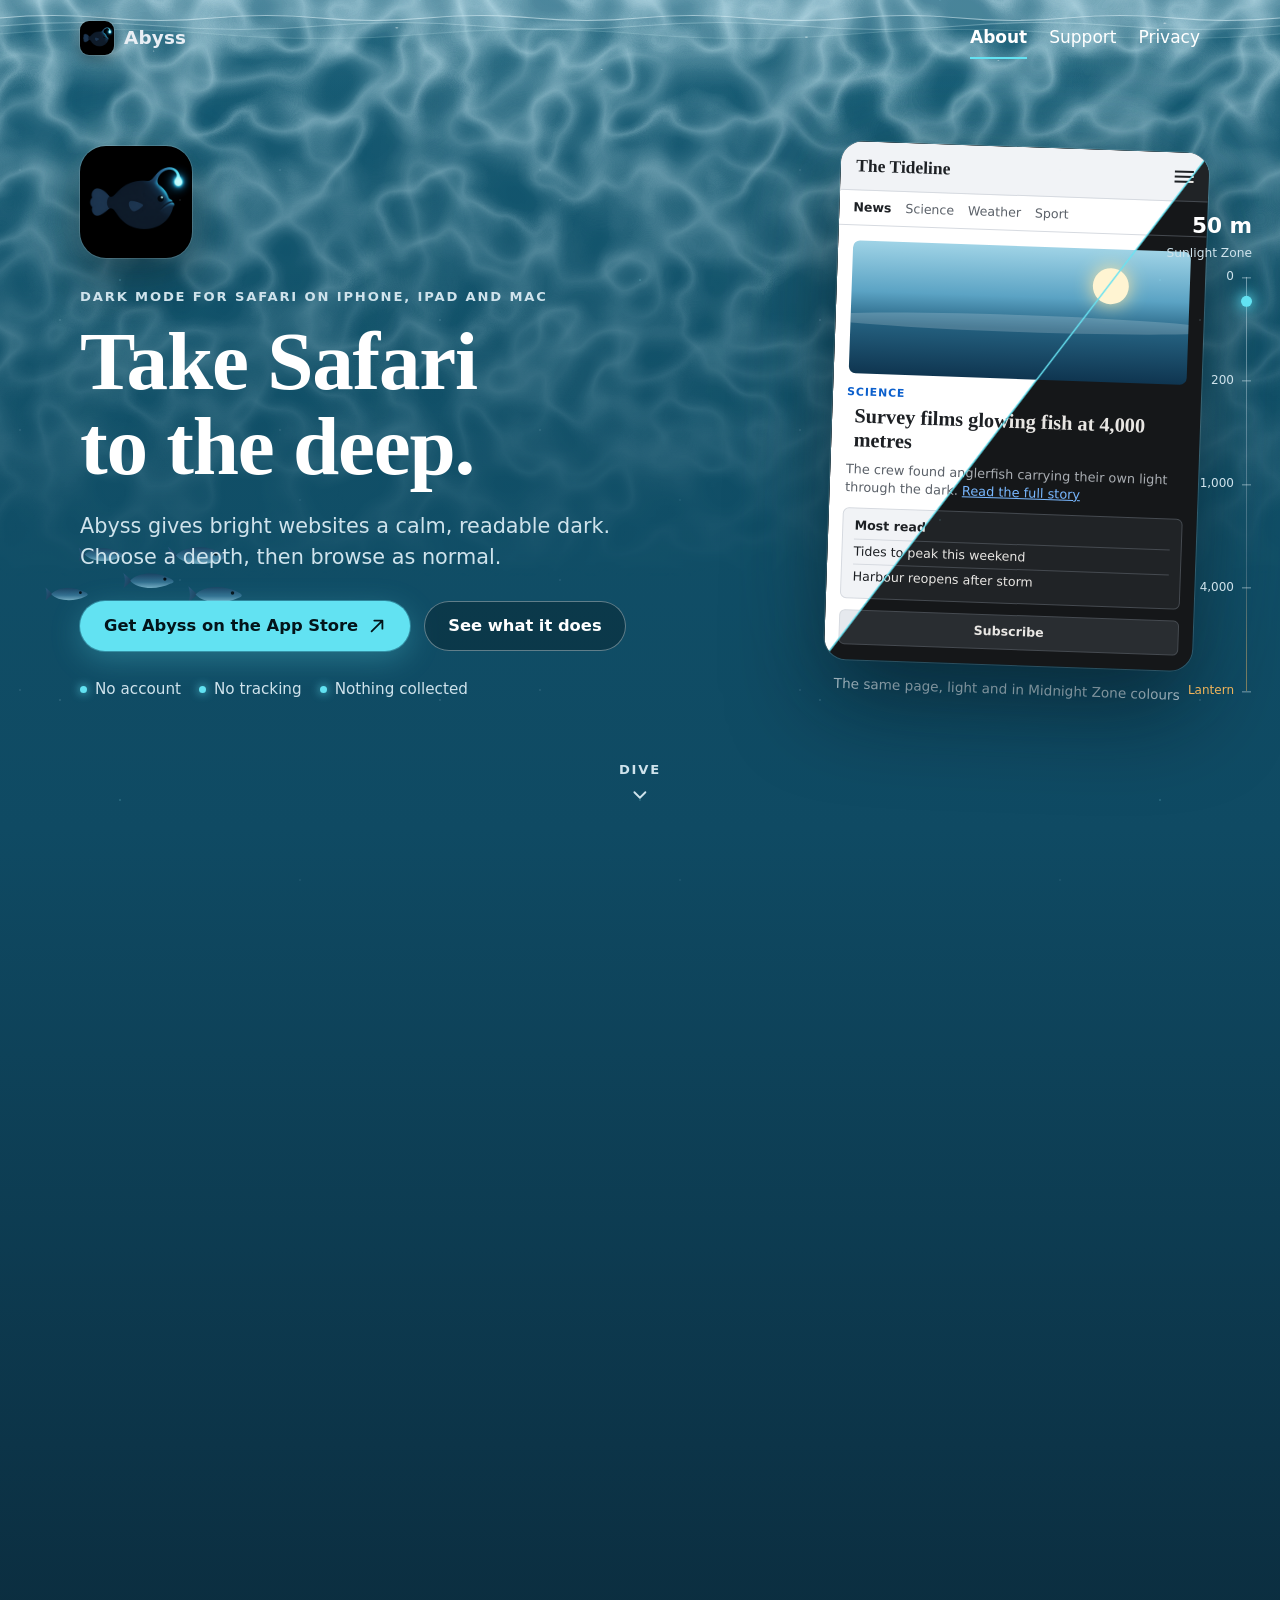
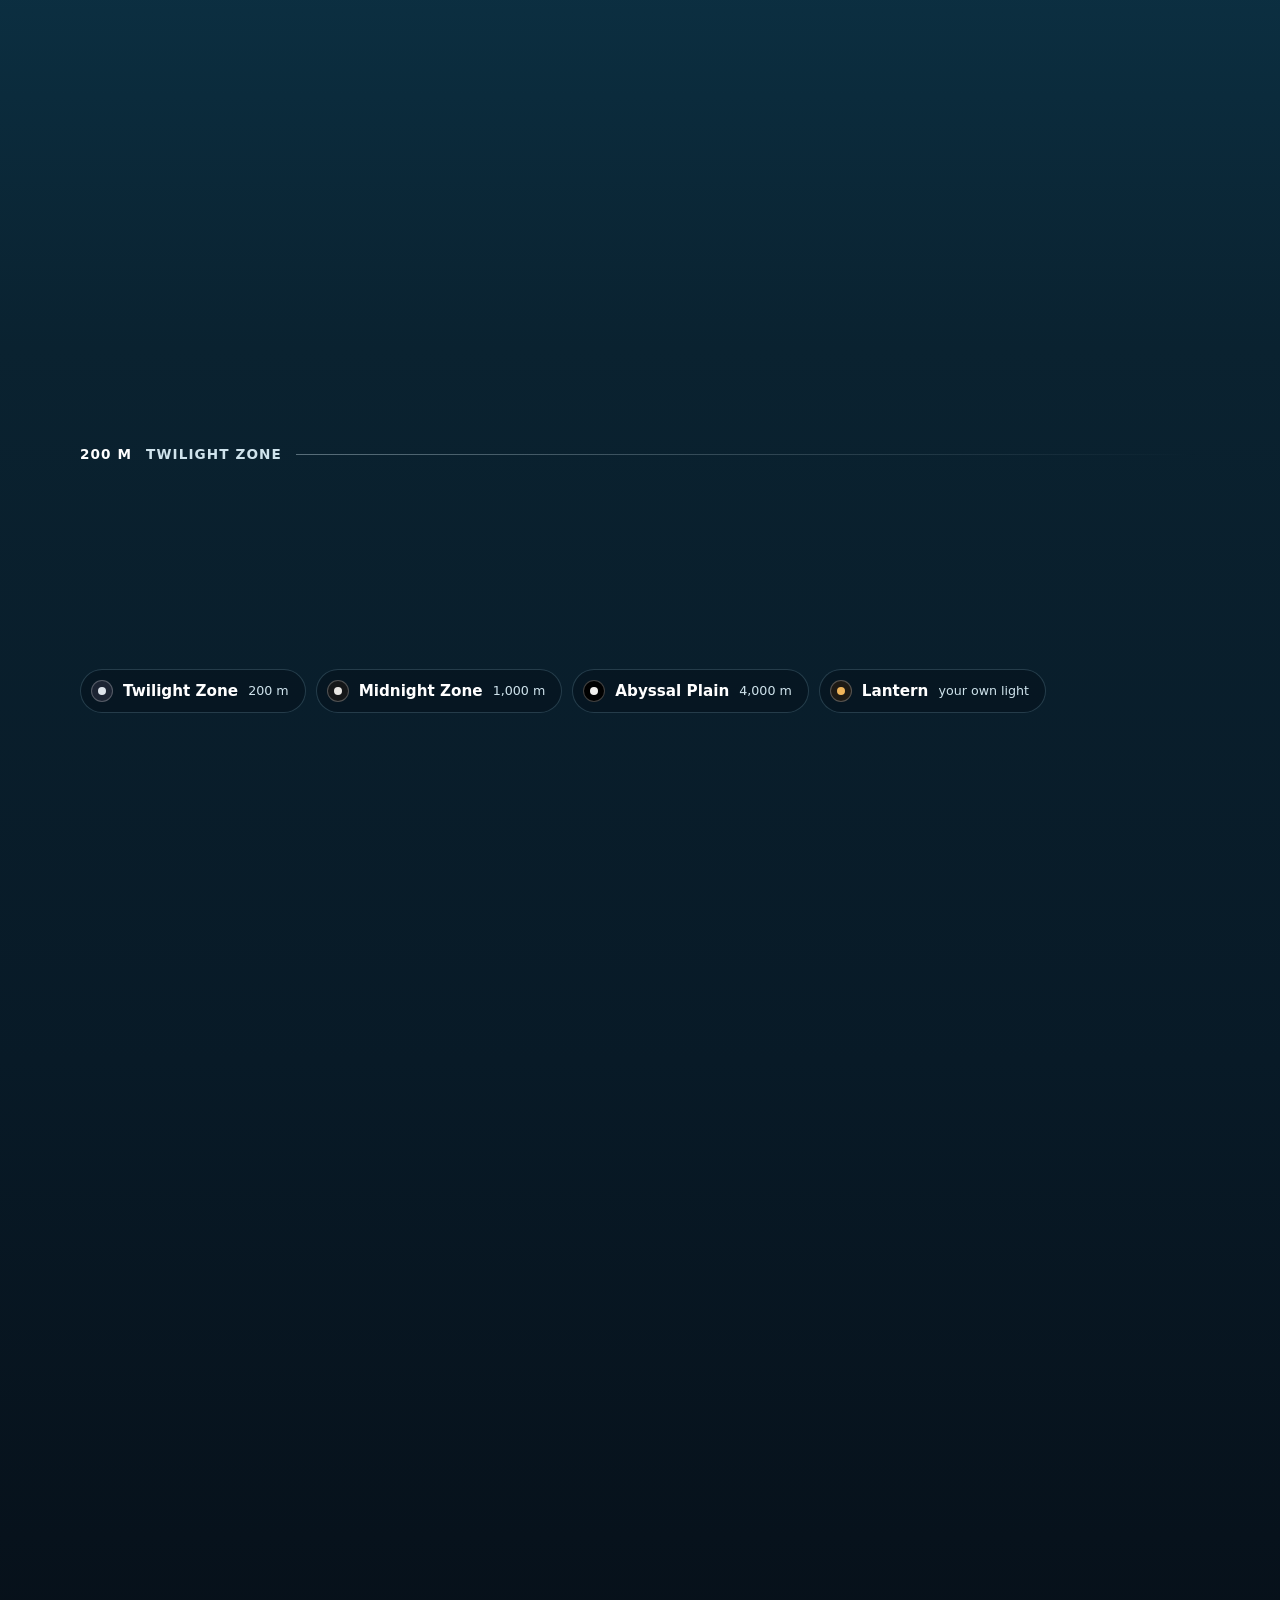
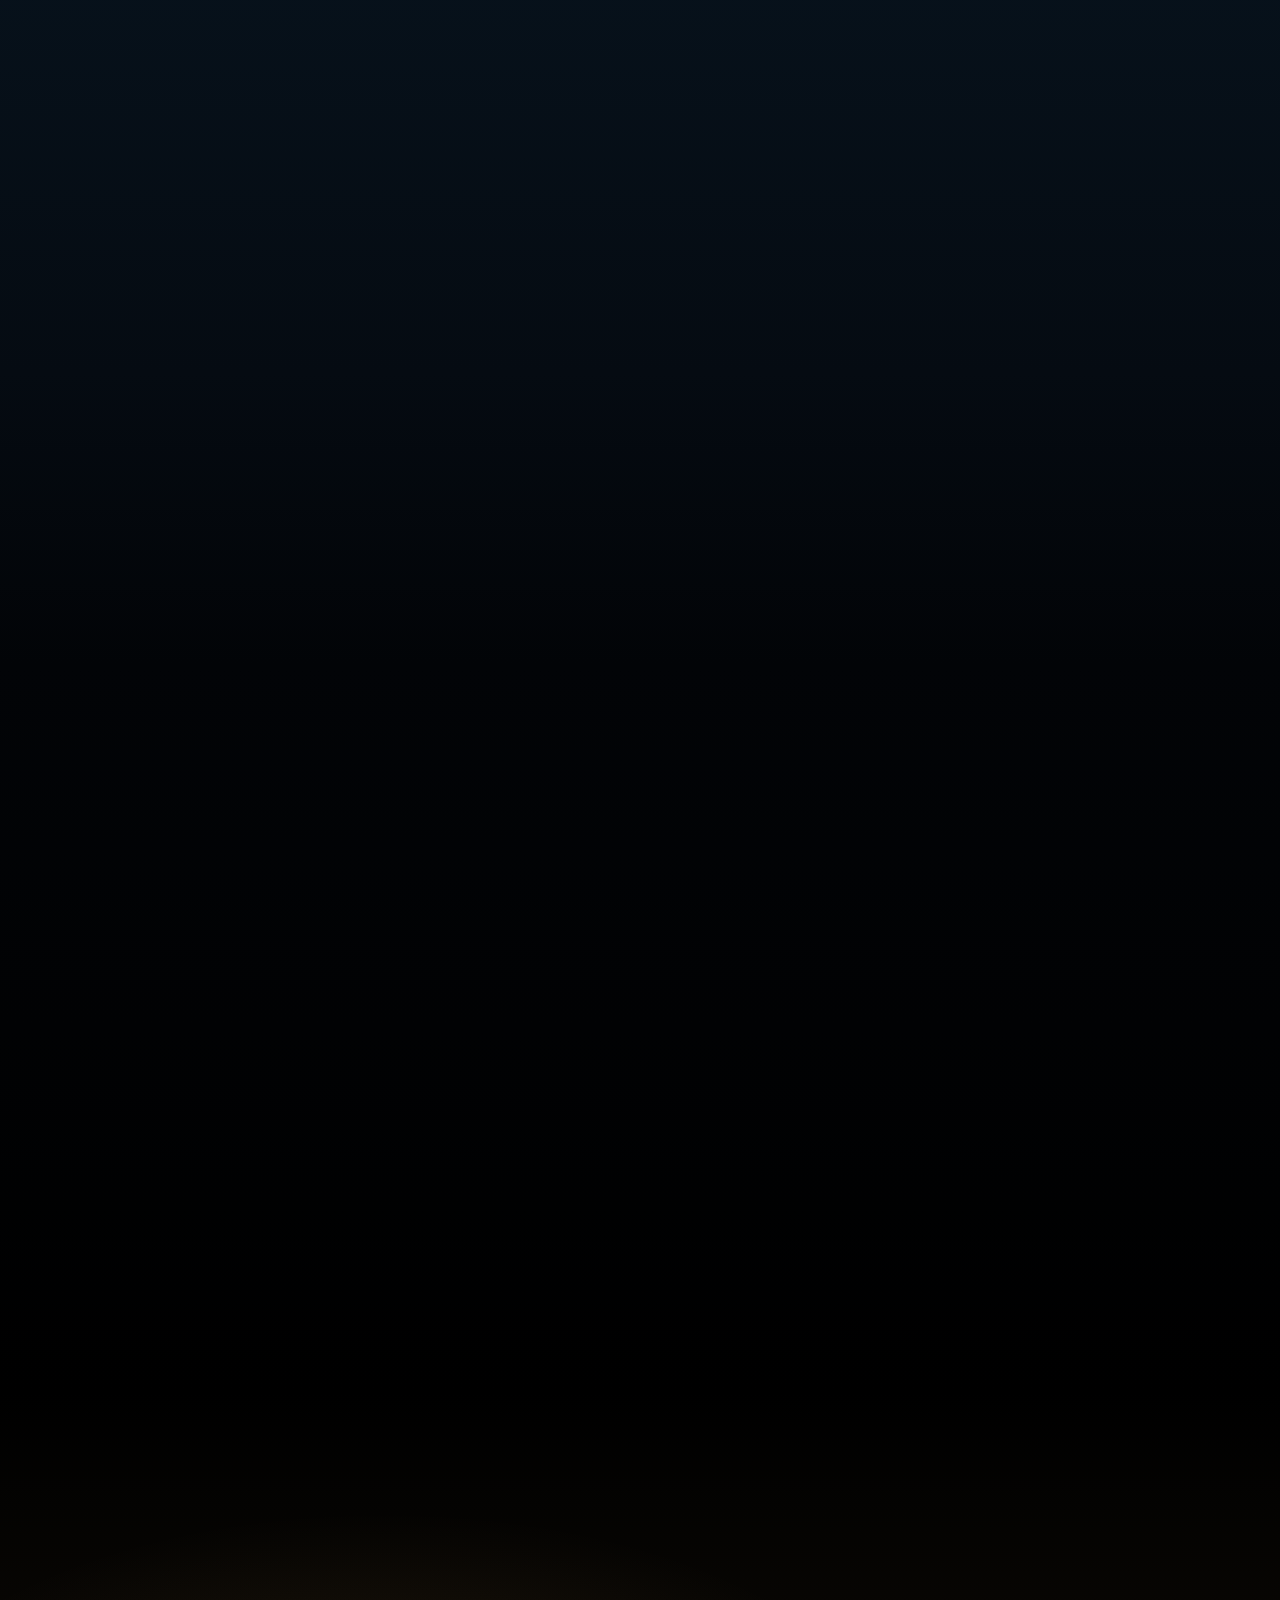
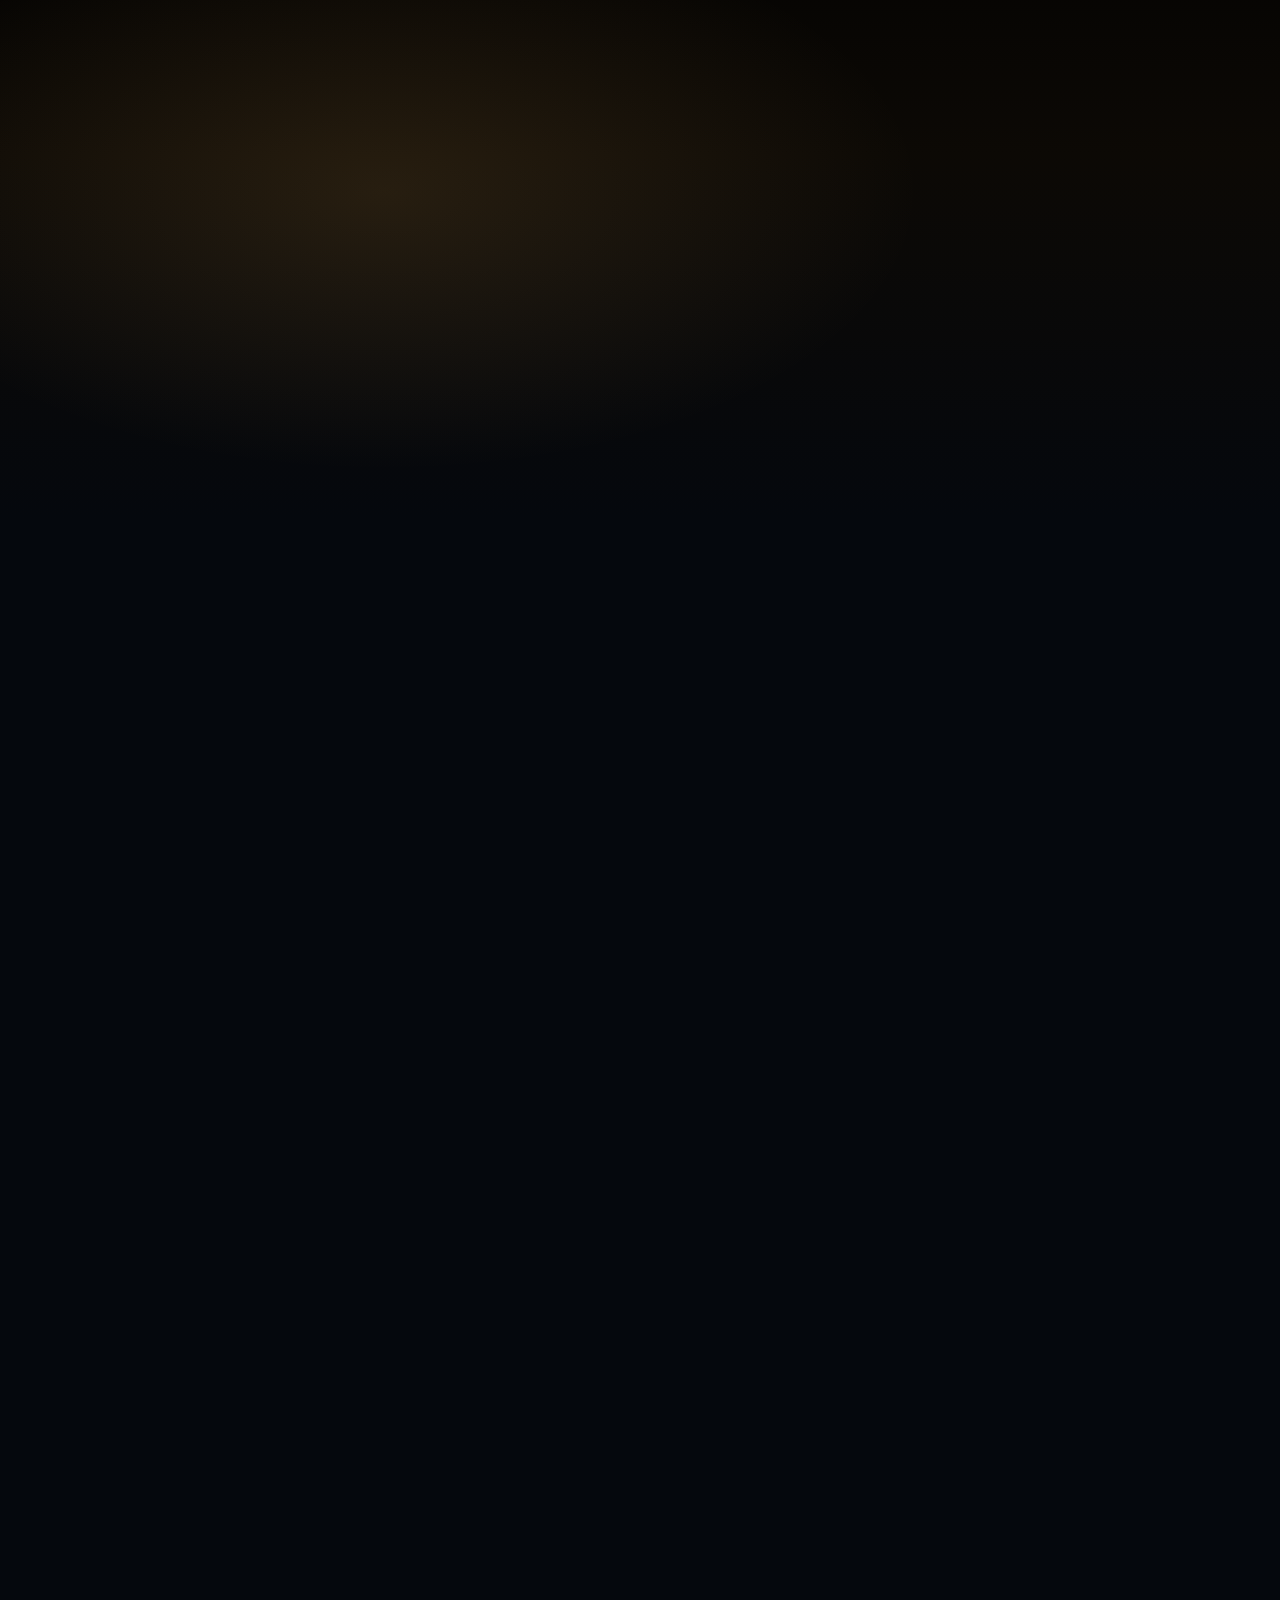
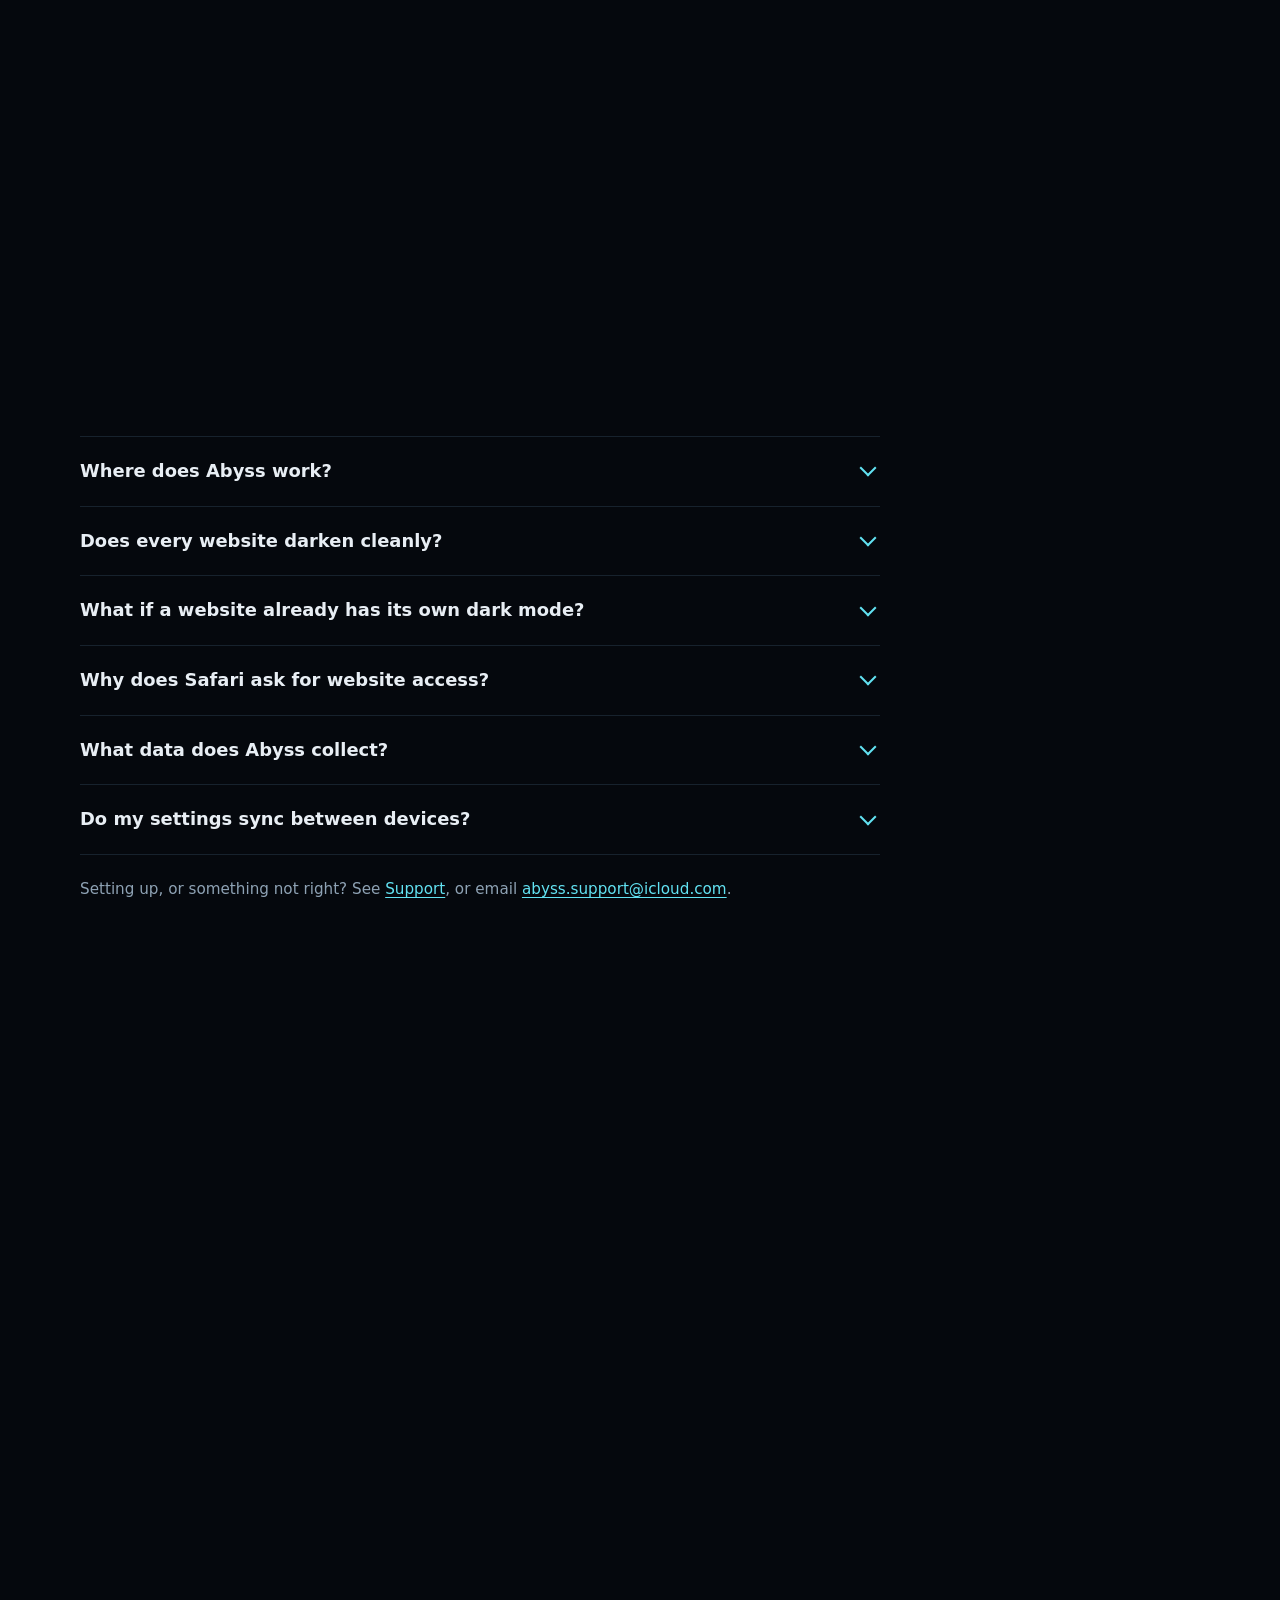
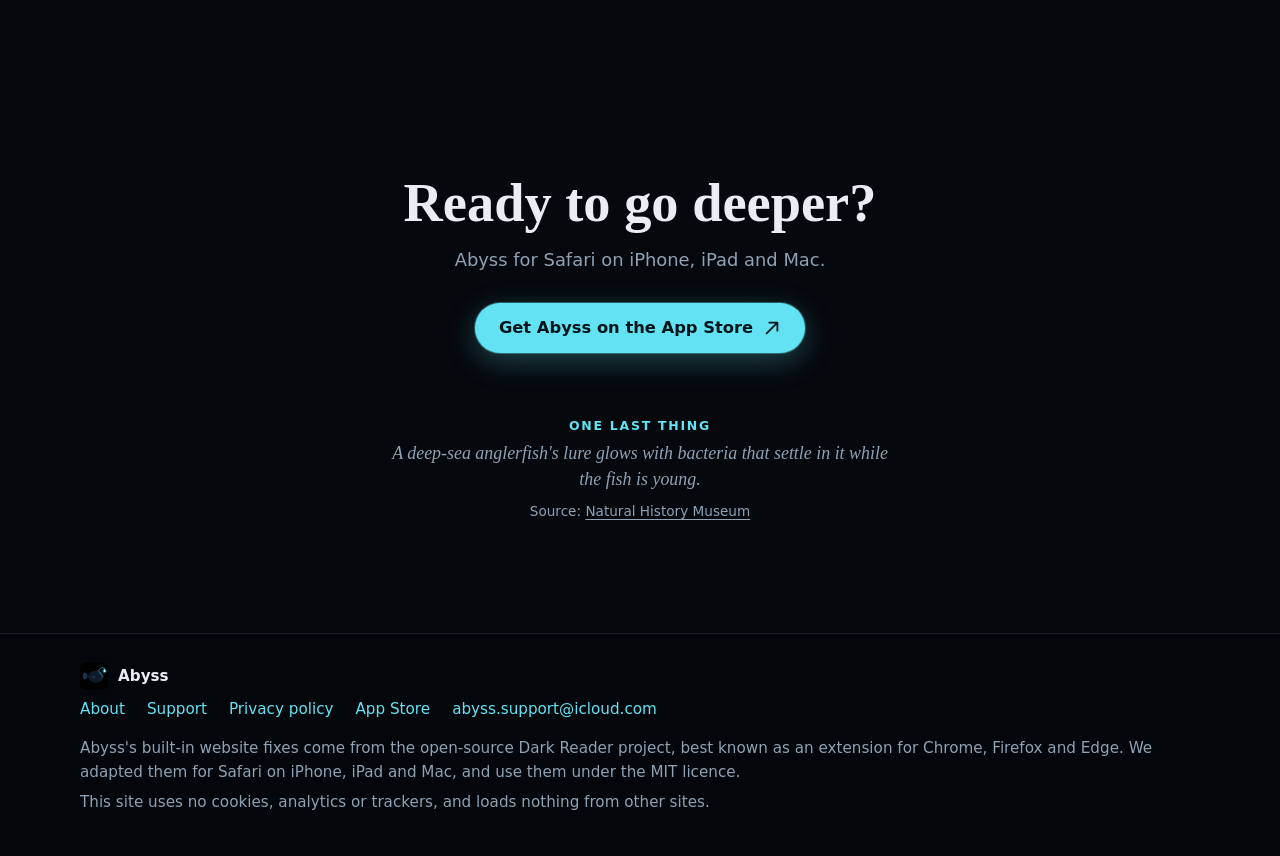
<file: index.html>
<!doctype html>
<html lang="en-GB">
<head>
  <meta charset="utf-8">
  <meta name="viewport" content="width=device-width, initial-scale=1, viewport-fit=cover">
  <meta http-equiv="Content-Security-Policy" content="default-src 'none'; style-src 'self'; img-src 'self'; script-src 'sha256-2eSY/19oOnMTVgiNjiT8/Z+gZUeTUaLh4BiDBRimYlw='; base-uri 'none'; form-action 'none'">
  <meta name="referrer" content="no-referrer">
  <meta name="color-scheme" content="dark">
  <meta name="theme-color" content="#145a73">
  <meta name="description" content="Abyss is dark mode for Safari on iPhone, iPad and Mac. Four sea themes, website-by-website control, and nothing collected.">
  <title>Abyss: dark mode for Safari</title>
  <link rel="stylesheet" href="style.css?v=4">
  <link rel="icon" type="image/png" href="favicon.png">
  <link rel="apple-touch-icon" href="apple-touch-icon.png">
</head>
<body>
  <a class="skip-link" href="#main">Skip to content</a>

  <svg class="sea-defs" aria-hidden="true" focusable="false">
    <defs>
      <radialGradient id="g-body" cx="0.66" cy="0.28" r="0.9">
        <stop offset="0" stop-color="#336790"/>
        <stop offset="0.55" stop-color="#1b3a58"/>
        <stop offset="1" stop-color="#0c1b2c"/>
      </radialGradient>
      <linearGradient id="g-fin" x1="0" y1="0" x2="1" y2="1">
        <stop offset="0" stop-color="#2f5f86"/>
        <stop offset="1" stop-color="#18324d"/>
      </linearGradient>
      <linearGradient id="g-belly" x1="0" y1="0" x2="0" y2="1">
        <stop offset="0" stop-color="#1c4363"/>
        <stop offset="0.6" stop-color="#3a7698"/>
        <stop offset="1" stop-color="#86bdd2"/>
      </linearGradient>
      <linearGradient id="g-rod" x1="0" y1="1" x2="1" y2="0">
        <stop offset="0" stop-color="#1b3a58"/>
        <stop offset="1" stop-color="#6fdcec"/>
      </linearGradient>
      <linearGradient id="g-rod-amber" x1="0" y1="1" x2="1" y2="0">
        <stop offset="0" stop-color="#1b3a58"/>
        <stop offset="1" stop-color="#e9b86a"/>
      </linearGradient>
      <radialGradient id="g-glow">
        <stop offset="0" stop-color="#effdff"/>
        <stop offset="0.16" stop-color="#9ff3fc"/>
        <stop offset="0.42" stop-color="#62e2f2" stop-opacity="0.35"/>
        <stop offset="1" stop-color="#62e2f2" stop-opacity="0"/>
      </radialGradient>
      <radialGradient id="g-glow-amber">
        <stop offset="0" stop-color="#fff6e6"/>
        <stop offset="0.16" stop-color="#ffd48f"/>
        <stop offset="0.42" stop-color="#f0b45a" stop-opacity="0.35"/>
        <stop offset="1" stop-color="#f0b45a" stop-opacity="0"/>
      </radialGradient>
      <radialGradient id="g-jelly" cx="0.5" cy="0.25" r="0.75">
        <stop offset="0" stop-color="#b4ecfa" stop-opacity="0.45"/>
        <stop offset="1" stop-color="#62e2f2" stop-opacity="0.06"/>
      </radialGradient>
      <symbol id="fish" viewBox="0 0 60 26">
        <path d="M10 13 L1 5 C3 10 3 16 1 21 Z" fill="url(#g-fin)"/>
        <path d="M8 13 C16 4 36 3 50 11 C54 13 54 15 50 16 C36 23 16 22 8 13 Z" fill="url(#g-belly)"/>
        <circle cx="44" cy="11.4" r="1.7" fill="#04080d"/>
      </symbol>
      <symbol id="lanternfish" viewBox="0 0 90 40" overflow="visible">
        <path d="M15 20 L2 10 C5 16 5 24 2 30 Z" fill="url(#g-fin)"/>
        <path d="M40 10 C46 3 54 4 57 11 Z" fill="url(#g-fin)"/>
        <path d="M10 20 C20 8 52 6 74 14 C82 17 84 22 76 26 C56 34 22 32 10 20 Z" fill="url(#g-body)"/>
        <circle cx="70" cy="17" r="4.4" fill="#04080d"/>
        <circle cx="71.6" cy="15.6" r="1.3" fill="#dff8ff"/>
        <g class="pho">
          <circle cx="26" cy="26" r="5" fill="url(#g-glow)"/><circle cx="36" cy="28.2" r="5" fill="url(#g-glow)"/>
          <circle cx="46" cy="29" r="5" fill="url(#g-glow)"/><circle cx="56" cy="28.4" r="5" fill="url(#g-glow)"/>
          <circle cx="65" cy="25.6" r="5" fill="url(#g-glow)"/><circle cx="31" cy="18" r="4" fill="url(#g-glow)"/>
        </g>
      </symbol>
    </defs>
  </svg>


  <div class="snow" aria-hidden="true"><span class="s1"></span><span class="s2"></span><span class="s3"></span></div>

  <div class="depth" id="depth" aria-hidden="true">
    <div class="depth-readout"><span class="depth-dot"></span><span class="depth-m">0 m</span><span class="depth-zone">Sunlight Zone</span></div>
    <div class="depth-rail">
      <span class="depth-tick t0">0</span>
      <span class="depth-tick t1">200</span>
      <span class="depth-tick t2">1,000</span>
      <span class="depth-tick t3">4,000</span>
      <span class="depth-tick t4">Lantern</span>
      <span class="depth-lure"></span>
    </div>
  </div>

  <div class="zone zone-sunlit hero" data-depth="0" data-zone="Sunlight Zone">
    <div class="surface" aria-hidden="true" hidden>
      <div class="shimmer"><span class="c1"></span><span class="c2"></span><span class="glints"></span></div>
      <div class="wave wave-far"><svg viewBox="0 0 2880 48" preserveAspectRatio="none" focusable="false"><path class="wave-fill" d="M0 34 Q120 25 240 34 T480 34 T720 34 T960 34 T1200 34 T1440 34 T1680 34 T1920 34 T2160 34 T2400 34 T2640 34 T2880 34 L2880 0 L0 0 Z"/><path class="wave-crest" d="M0 34 Q120 25 240 34 T480 34 T720 34 T960 34 T1200 34 T1440 34 T1680 34 T1920 34 T2160 34 T2400 34 T2640 34 T2880 34"/></svg></div>
      <div class="wave wave-mid"><svg viewBox="0 0 2880 48" preserveAspectRatio="none" focusable="false"><path class="wave-fill" d="M0 26 Q90 19 180 26 T360 26 T540 26 T720 26 T900 26 T1080 26 T1260 26 T1440 26 T1620 26 T1800 26 T1980 26 T2160 26 T2340 26 T2520 26 T2700 26 T2880 26 L2880 0 L0 0 Z"/><path class="wave-crest" d="M0 26 Q90 19 180 26 T360 26 T540 26 T720 26 T900 26 T1080 26 T1260 26 T1440 26 T1620 26 T1800 26 T1980 26 T2160 26 T2340 26 T2520 26 T2700 26 T2880 26"/></svg></div>
      <div class="wave wave-near"><svg viewBox="0 0 2880 48" preserveAspectRatio="none" focusable="false"><path class="wave-fill" d="M0 18 Q60 13 120 18 T240 18 T360 18 T480 18 T600 18 T720 18 T840 18 T960 18 T1080 18 T1200 18 T1320 18 T1440 18 T1560 18 T1680 18 T1800 18 T1920 18 T2040 18 T2160 18 T2280 18 T2400 18 T2520 18 T2640 18 T2760 18 T2880 18 L2880 0 L0 0 Z"/><path class="wave-crest" d="M0 18 Q60 13 120 18 T240 18 T360 18 T480 18 T600 18 T720 18 T840 18 T960 18 T1080 18 T1200 18 T1320 18 T1440 18 T1560 18 T1680 18 T1800 18 T1920 18 T2040 18 T2160 18 T2280 18 T2400 18 T2520 18 T2640 18 T2760 18 T2880 18"/></svg></div>
    </div>

    <div class="sea-life reveal" aria-hidden="true">
        <div class="critter c-school"><svg viewBox="0 0 230 110" focusable="false">
          <g class="f f1"><use href="#fish" x="150" y="10" width="60" height="26"/></g>
          <g class="f f2"><use href="#fish" x="110" y="34" width="52" height="23"/></g>
          <g class="f f3"><use href="#fish" x="168" y="46" width="56" height="24"/></g>
          <g class="f f4"><use href="#fish" x="70" y="12" width="46" height="20"/></g>
          <g class="f f5"><use href="#fish" x="124" y="70" width="50" height="22"/></g>
          <g class="f f6"><use href="#fish" x="40" y="48" width="44" height="19"/></g>
          <g class="f f7"><use href="#fish" x="80" y="84" width="40" height="18"/></g>
        </svg></div>
    </div>

    <header class="site-header">
      <div class="wrap">
        <a class="brand" href="index.html">
          <img src="icon-192.png" alt="" width="34" height="34">
          <span>Abyss</span>
        </a>
        <nav class="site-nav" aria-label="Site">
          <ul>
            <li><a href="index.html" aria-current="page">About</a></li>
            <li><a href="support.html">Support</a></li>
            <li><a href="privacy.html">Privacy</a></li>
          </ul>
        </nav>
      </div>
    </header>

    <div class="hero-inner wrap">
      <div class="hero-copy">
      <img class="app-tile" src="icon-512.png" alt="The Abyss app icon: an anglerfish with a glowing lure" width="112" height="112">
      <p class="eyebrow">Dark mode for Safari on iPhone, iPad and Mac</p>
      <h1 id="top-title">Take Safari to the deep.</h1>
      <p class="lead">Abyss gives bright websites a calm, readable dark. Choose a depth, then browse as normal.</p>
      <div class="actions">
        <a class="button" href="https://apps.apple.com/app/id6821133300">
          Get Abyss on the App Store
          <svg viewBox="0 0 20 20" fill="none" stroke="currentColor" stroke-width="2" stroke-linecap="round" stroke-linejoin="round" aria-hidden="true"><path d="M7 4h9v9M16 4 4 16"/></svg>
        </a>
        <a class="button button-quiet" href="#what">See what it does</a>
      </div>
      <ul class="promise" aria-label="Privacy in short">
        <li>No account</li>
        <li>No tracking</li>
        <li>Nothing collected</li>
      </ul>
      </div>
      <div class="hero-visual" aria-hidden="true">
        <div class="webpair">
          <div class="web" data-theme="midnight">
              <div class="w-bar"><span class="w-logo">The Tideline</span><span class="w-menu"></span></div>
              <div class="w-nav"><span>News</span><span>Science</span><span>Weather</span><span>Sport</span></div>
              <div class="w-img"></div>
              <div class="w-tag">Science</div>
              <div class="w-h">Survey films glowing fish at 4,000 metres</div>
              <div class="w-p">The crew found anglerfish carrying their own light through the dark. <span class="w-a">Read the full story</span></div>
              <div class="w-card"><b>Most read</b><span>Tides to peak this weekend</span><span>Harbour reopens after storm</span></div>
              <div class="w-btn">Subscribe</div>
          </div>
          <div class="web day" data-theme="light">
              <div class="w-bar"><span class="w-logo">The Tideline</span><span class="w-menu"></span></div>
              <div class="w-nav"><span>News</span><span>Science</span><span>Weather</span><span>Sport</span></div>
              <div class="w-img"></div>
              <div class="w-tag">Science</div>
              <div class="w-h">Survey films glowing fish at 4,000 metres</div>
              <div class="w-p">The crew found anglerfish carrying their own light through the dark. <span class="w-a">Read the full story</span></div>
              <div class="w-card"><b>Most read</b><span>Tides to peak this weekend</span><span>Harbour reopens after storm</span></div>
              <div class="w-btn">Subscribe</div>
          </div>
        </div>
        <p class="hero-visual-note">The same page, light and in Midnight Zone colours</p>
      </div>
    </div>

    <a class="dive-cue" href="#what">
      Dive
      <svg viewBox="0 0 24 24" fill="none" stroke="currentColor" stroke-width="2" stroke-linecap="round" stroke-linejoin="round" aria-hidden="true"><path d="M6 9l6 6 6-6"/></svg>
    </a>
  </div>

  <main id="main">
    <section class="zone zone-shallows" id="what" aria-labelledby="what-title">
      <div class="sea-life reveal" aria-hidden="true">
        <div class="critter c-turtle left"><svg viewBox="0 0 170 120" focusable="false"><g transform="translate(170 0) scale(-1 1)">
          <path d="M50 44 C40 38 30 34 20 35 C28 43 40 48 54 50 Z" fill="url(#g-fin)"/>
          <path class="flip-back" d="M106 40 C100 22 84 8 60 2 C74 16 86 28 94 44 Z" fill="url(#g-fin)"/>
          <path d="M36 55 L24 58 L36 62 Z" fill="url(#g-fin)"/>
          <path d="M120 50 C128 41 146 41 153 51 C156 58 151 65 142 67 C132 69 124 65 120 60 Z" fill="url(#g-fin)"/>
          <circle cx="143" cy="52" r="2.8" fill="#04080d"/><circle cx="144" cy="51" r="0.9" fill="#dff8ff"/>
          <ellipse cx="80" cy="57" rx="45" ry="31" fill="url(#g-body)"/>
          <ellipse cx="80" cy="57" rx="45" ry="31" fill="none" stroke="#3a6f97" stroke-opacity="0.55" stroke-width="2"/>
          <g fill="#5b97bd" fill-opacity="0.16">
            <path d="M68 44 L92 44 L100 57 L92 70 L68 70 L60 57 Z"/>
            <path d="M58 33 L66 42 L58 55 L44 55 L40 42 Z"/><path d="M102 33 L118 42 L120 55 L104 55 L94 42 Z"/>
            <path d="M58 81 L66 72 L58 60 L44 60 L41 72 Z"/><path d="M102 81 L118 72 L120 60 L104 60 L94 72 Z"/>
          </g>
          <path d="M50 72 C38 77 28 86 24 96 C36 94 48 86 56 77 Z" fill="url(#g-fin)"/>
          <path class="flip-front" d="M106 72 C104 90 90 108 66 117 C80 103 89 89 94 72 Z" fill="url(#g-fin)"/>
        </g></svg></div>
      </div>
      <div class="wrap section">
        <div class="section-head reveal">
          <h2 id="what-title">Every website, darkened with care.</h2>
          <p>Abyss is a Safari extension. It reads each page's own colours and makes a dark version of them, so websites keep looking like themselves, with readable text, natural photos and controls that keep working.</p>
        </div>

        <ul class="features">
          <li class="feature reveal">
            <span class="feature-icon"><svg viewBox="0 0 24 24" fill="none" stroke="currentColor" stroke-width="1.8" stroke-linecap="round" stroke-linejoin="round" aria-hidden="true"><path d="M20 14.5A8 8 0 1 1 9.5 4a6.5 6.5 0 0 0 10.5 10.5z"/></svg></span>
            <h3>Automatic or Always</h3>
            <p>Darken websites when your device is in dark mode, or at all times. Off is there too, whenever you want the original look back.</p>
          </li>
          <li class="feature reveal">
            <span class="feature-icon"><svg viewBox="0 0 24 24" fill="none" stroke="currentColor" stroke-width="1.8" stroke-linecap="round" stroke-linejoin="round" aria-hidden="true"><rect x="3" y="5" width="18" height="14" rx="2.5"/><circle cx="9" cy="10" r="1.6"/><path d="M21 16l-5-5-8 8"/></svg></span>
            <h3>Photos stay natural</h3>
            <p>Photos and videos keep their original colours unless you choose Slightly Dimmed. Dark logos and icons can be shown inverted, so they stay visible.</p>
          </li>
          <li class="feature reveal">
            <span class="feature-icon"><svg viewBox="0 0 24 24" fill="none" stroke="currentColor" stroke-width="1.8" stroke-linecap="round" stroke-linejoin="round" aria-hidden="true"><path d="M4 7h10M18 7h2M4 17h4M12 17h8"/><circle cx="16" cy="7" r="2"/><circle cx="10" cy="17" r="2"/></svg></span>
            <h3>Website by website</h3>
            <p>From the Abyss button in Safari, give any website its own theme and its own Automatic, Always or Off. Reset it whenever you like.</p>
          </li>
          <li class="feature reveal">
            <span class="feature-icon"><svg viewBox="0 0 24 24" fill="none" stroke="currentColor" stroke-width="1.8" stroke-linecap="round" stroke-linejoin="round" aria-hidden="true"><circle cx="12" cy="12" r="8"/><path d="M12 4v16"/><path d="M12 4a8 8 0 0 1 0 16z" fill="currentColor" stroke="none"/></svg></span>
            <h3>Good dark modes stay</h3>
            <p>When a website already shows a good dark theme of its own, Abyss is designed to leave it in charge.</p>
          </li>
          <li class="feature reveal">
            <span class="feature-icon"><svg viewBox="0 0 24 24" fill="none" stroke="currentColor" stroke-width="1.8" stroke-linecap="round" stroke-linejoin="round" aria-hidden="true"><rect x="3" y="4" width="18" height="16" rx="2.5"/><rect x="7" y="9" width="10" height="7" rx="1.5"/></svg></span>
            <h3>The small windows too</h3>
            <p>Cookie windows, sign-in, payment and human-check boxes inside a page are darkened along with it. What you type in them is never read.</p>
          </li>
          <li class="feature reveal">
            <span class="feature-icon"><svg viewBox="0 0 24 24" fill="none" stroke="currentColor" stroke-width="1.8" stroke-linecap="round" stroke-linejoin="round" aria-hidden="true"><path d="M12 3l7 3v5c0 4.5-3 8.2-7 10-4-1.8-7-5.5-7-10V6z"/><path d="M9 12l2 2 4-4"/></svg></span>
            <h3>Private on your device</h3>
            <p>Pages are processed on your device. There is no account, no ads, no analytics and no tracking.</p>
          </li>
        </ul>

        <figure class="fact reveal">
          <blockquote>
            <p><span class="fact-label">At 100 m</span>Red animals look black in the Twilight Zone, because red sunlight does not reach deeper than about 100 m.</p>
          </blockquote>
          <figcaption>Source: <a href="https://oceanexplorer.noaa.gov/ocean-fact/red-color/">NOAA Ocean Exploration</a></figcaption>
        </figure>
      </div>
    </section>

    <section class="zone zone-twilight" id="themes" data-depth="200" data-zone="Twilight Zone" aria-labelledby="themes-title">
      <div class="sea-life reveal" aria-hidden="true">
        <div class="critter c-lf c-lf1 left"><svg viewBox="0 0 90 40" overflow="visible" focusable="false"><g transform="translate(90 0) scale(-1 1)"><use href="#lanternfish" width="90" height="40"/></g></svg></div>
        <div class="critter c-lf c-lf2"><svg viewBox="0 0 90 40" overflow="visible" focusable="false"><g><use href="#lanternfish" width="90" height="40"/></g></svg></div>
        <div class="critter c-lf c-lf3 left"><svg viewBox="0 0 90 40" overflow="visible" focusable="false"><g transform="translate(90 0) scale(-1 1)"><use href="#lanternfish" width="90" height="40"/></g></svg></div>
        <div class="jelly-track"><div class="critter-still c-jelly"><svg viewBox="0 0 80 150" overflow="visible" focusable="false">
          <g class="jelly-arms" fill="none" stroke-linecap="round">
            <path d="M30 44 C24 64 36 80 28 100 C24 110 30 118 26 130" stroke="#8cebfa" stroke-opacity="0.38" stroke-width="1.8"/>
            <path d="M40 44 C46 66 34 84 42 104 C46 116 38 126 42 138" stroke="#8cebfa" stroke-opacity="0.32" stroke-width="1.8"/>
            <path d="M50 44 C56 62 44 80 52 98 C56 110 50 120 54 128" stroke="#8cebfa" stroke-opacity="0.38" stroke-width="1.8"/>
            <path d="M12 44 C9 70 17 92 12 120" stroke="#8cebfa" stroke-opacity="0.2" stroke-width="1"/>
            <path d="M68 44 C71 70 63 92 68 120" stroke="#8cebfa" stroke-opacity="0.2" stroke-width="1"/>
          </g>
          <g class="jelly-bell">
            <path d="M8 44 C8 14 72 14 72 44 C64 40 56 46 48 42 C40 46 32 40 24 46 C18 42 12 46 8 44 Z" fill="url(#g-jelly)" stroke="#8cebfa" stroke-opacity="0.6" stroke-width="1.2"/>
            <ellipse cx="40" cy="32" rx="15" ry="7" fill="#a6f1ff" fill-opacity="0.16"/>
            <circle cx="40" cy="30" r="22" fill="url(#g-glow)" opacity="0.18"/>
          </g>
        </svg></div></div>
      </div>
      <div class="wrap section">
        <p class="depth-mark"><b>200 m</b> Twilight Zone</p>
        <div class="section-head reveal">
          <h2 id="themes-title">Choose your dark.</h2>
          <p>Four sea themes, each named for its depth. Pick one for every website in the app, or give a single website its own.</p>
        </div>
        <ul class="depth-legend" aria-label="The four themes">
          <li><a href="#twilight"><span class="chip chip-tw" aria-hidden="true"></span>Twilight Zone <small>200 m</small></a></li>
          <li><a href="#midnight"><span class="chip chip-mn" aria-hidden="true"></span>Midnight Zone <small>1,000 m</small></a></li>
          <li><a href="#abyssal"><span class="chip chip-ab" aria-hidden="true"></span>Abyssal Plain <small>4,000 m</small></a></li>
          <li><a href="#lantern"><span class="chip chip-ln" aria-hidden="true"></span>Lantern <small>your own light</small></a></li>
        </ul>

        <div class="theme" id="twilight">
          <div class="theme-copy reveal">
            <h3>Twilight Zone</h3>
            <p class="theme-desc">A soft blue-grey, where the last light fades.</p>
            <ul class="swatches" aria-label="Twilight Zone colours">
              <li><span class="chip c-tw-page" aria-hidden="true"></span><span class="name">Page</span> <code>#1C2433</code></li>
              <li><span class="chip c-tw-text" aria-hidden="true"></span><span class="name">Text</span> <code>#DDE3EA</code></li>
              <li><span class="chip c-tw-link" aria-hidden="true"></span><span class="name">Links</span> <code>#8CC4FF</code></li>
            </ul>
            <p class="contrast-note">Text contrast 12.0 to 1, links 8.5 to 1.</p>
            <figure class="fact">
              <blockquote>
                <p><span class="fact-label">Did you know?</span>The Twilight Zone lies about 200 to 1,000 m down: light enough for animals to see, too dim for plants to grow.</p>
              </blockquote>
              <figcaption>Source: <a href="https://twilightzone.whoi.edu/explore-the-otz/">Woods Hole Oceanographic Institution</a></figcaption>
            </figure>
          </div>
          <figure class="sample reveal">
            <div class="web" data-theme="twilight" aria-hidden="true">
              <div class="w-bar"><span class="w-logo">The Tideline</span><span class="w-menu"></span></div>
              <div class="w-nav"><span>News</span><span>Science</span><span>Weather</span><span>Sport</span></div>
              <div class="w-img"></div>
              <div class="w-tag">Science</div>
              <div class="w-h">Survey films glowing fish at 4,000 metres</div>
              <div class="w-p">The crew found anglerfish carrying their own light through the dark. <span class="w-a">Read the full story</span></div>
              <div class="w-card"><b>Most read</b><span>Tides to peak this weekend</span><span>Harbour reopens after storm</span></div>
              <div class="w-btn">Subscribe</div>
            </div>
            <figcaption>A sample page in Twilight Zone colours</figcaption>
          </figure>
        </div>
      </div>
    </section>

    <section class="zone zone-midnight" id="midnight" data-depth="1000" data-zone="Midnight Zone" aria-labelledby="t-midnight">
      <div class="sea-life reveal" aria-hidden="true">
        <div class="critter c-angler"><svg viewBox="0 0 220 150" overflow="visible" focusable="false"><g>
          <path class="tail" d="M62 84 C52 70 42 58 26 58 C12 58 10 70 18 77 C10 82 10 88 18 92 C10 99 12 110 26 110 C42 110 52 98 62 84 Z" fill="url(#g-fin)"/>
          <path d="M58 84 C58 52 88 34 122 34 C152 34 172 52 176 70 C181 72 183 78 179 82 C176 86 171 86 168 89 C165 113 146 133 116 134 C84 135 58 116 58 84 Z" fill="url(#g-body)"/>
          <path d="M100 94 C110 85 124 85 131 93 C123 101 111 105 102 101 Z" fill="url(#g-fin)" fill-opacity="0.9"/>
          <circle cx="150" cy="69" r="6.2" fill="#04080d"/><circle cx="152.2" cy="66.8" r="1.9" fill="#e6fbff"/>
          <path d="M150 99 C159 92 169 89 179 87" fill="none" stroke="#08121d" stroke-width="3.2" stroke-linecap="round"/>
          <path d="M155 104 C164 101 172 96 177 91" fill="none" stroke="#2c5a80" stroke-opacity="0.7" stroke-width="2" stroke-linecap="round"/>
          <path d="M126 37 C131 10 168 -2 189 12 C196 17 198 26 197 33" fill="none" stroke="url(#g-rod)" stroke-width="4.2" stroke-linecap="round"/>
          <circle class="lure-halo" cx="197" cy="43" r="30" fill="url(#g-glow)"/>
          <path d="M197 34 C203 38 205 44 202 48 C199 52 195 52 192 48 C189 44 191 38 197 34 Z" fill="#c9fbff"/>
        </g></svg></div>
        <span class="speck sp1"></span>
        <span class="speck sp2"></span>
        <span class="speck sp3"></span>
        <span class="speck sp4"></span>
        <span class="speck sp5"></span>
        <span class="speck sp6"></span>
      </div>
      <div class="wrap">
        <div class="theme theme-flip">
          <div class="theme-copy reveal">
            <p class="depth-mark"><b>1,000 m</b> Midnight Zone</p>
            <h3 id="t-midnight">Midnight Zone</h3>
            <p class="theme-desc">A balanced, warm charcoal dark.</p>
            <ul class="swatches" aria-label="Midnight Zone colours">
              <li><span class="chip c-mn-page" aria-hidden="true"></span><span class="name">Page</span> <code>#151719</code></li>
              <li><span class="chip c-mn-text" aria-hidden="true"></span><span class="name">Text</span> <code>#E8E6E3</code></li>
              <li><span class="chip c-mn-link" aria-hidden="true"></span><span class="name">Links</span> <code>#79B8FF</code></li>
            </ul>
            <p class="contrast-note">Text contrast 14.4 to 1, links 8.7 to 1.</p>
            <figure class="fact">
              <blockquote>
                <p><span class="fact-label">Did you know?</span>No sunlight reaches below about 1,000 m: the only light in the Midnight Zone comes from the animals themselves.</p>
              </blockquote>
              <figcaption>Source: <a href="https://www.noaa.gov/jetstream/ocean/layers-of-ocean">NOAA</a></figcaption>
            </figure>
          </div>
          <figure class="sample reveal">
            <div class="web" data-theme="midnight" aria-hidden="true">
              <div class="w-bar"><span class="w-logo">The Tideline</span><span class="w-menu"></span></div>
              <div class="w-nav"><span>News</span><span>Science</span><span>Weather</span><span>Sport</span></div>
              <div class="w-img"></div>
              <div class="w-tag">Science</div>
              <div class="w-h">Survey films glowing fish at 4,000 metres</div>
              <div class="w-p">The crew found anglerfish carrying their own light through the dark. <span class="w-a">Read the full story</span></div>
              <div class="w-card"><b>Most read</b><span>Tides to peak this weekend</span><span>Harbour reopens after storm</span></div>
              <div class="w-btn">Subscribe</div>
            </div>
            <figcaption>A sample page in Midnight Zone colours</figcaption>
          </figure>
        </div>
      </div>
    </section>

    <section class="zone zone-abyssal" id="abyssal" data-depth="4000" data-zone="Abyssal Plain" aria-labelledby="t-abyssal">
      <div class="sea-life reveal" aria-hidden="true">
        <div class="critter c-dumbo left"><svg viewBox="0 0 140 140" overflow="visible" focusable="false"><g transform="translate(140 0) scale(-1 1)">
          <path class="ear ear-l" d="M40 46 C24 32 8 36 6 51 C16 56 28 56 42 56 Z" fill="url(#g-fin)"/>
          <path class="ear ear-r" d="M100 46 C116 32 132 36 134 51 C124 56 112 56 98 56 Z" fill="url(#g-fin)"/>
          <path d="M40 76 C36 94 28 108 16 118 C24 126 36 124 42 116 C44 128 56 132 61 121 C64 131 76 131 79 121 C84 132 96 128 98 116 C104 124 116 126 124 118 C112 108 104 94 100 76 Z" fill="url(#g-fin)" fill-opacity="0.95"/>
          <path d="M70 12 C98 12 108 38 106 62 C104 80 96 90 70 90 C44 90 36 80 34 62 C32 38 42 12 70 12 Z" fill="url(#g-body)"/>
          <circle cx="56" cy="62" r="5.4" fill="#04080d"/><circle cx="57.6" cy="60.4" r="1.6" fill="#e6fbff"/>
          <circle cx="84" cy="62" r="5.4" fill="#04080d"/><circle cx="85.6" cy="60.4" r="1.6" fill="#e6fbff"/>
        </g></svg></div>
        <span class="speck dim sp1"></span>
        <span class="speck dim sp2"></span>
        <span class="speck dim sp3"></span>
        <span class="speck dim sp4"></span>
        <span class="speck dim sp5"></span>
        <span class="speck dim sp6"></span>
      </div>
      <div class="wrap">
        <div class="theme">
          <div class="theme-copy reveal">
            <p class="depth-mark"><b>4,000 m</b> Abyssal Plain</p>
            <h3 id="t-abyssal">Abyssal Plain</h3>
            <p class="theme-desc">True black, as deep as it goes.</p>
            <ul class="swatches" aria-label="Abyssal Plain colours">
              <li><span class="chip c-ab-page" aria-hidden="true"></span><span class="name">Page</span> <code>#000000</code></li>
              <li><span class="chip c-ab-text" aria-hidden="true"></span><span class="name">Text</span> <code>#F0EEEB</code></li>
              <li><span class="chip c-ab-link" aria-hidden="true"></span><span class="name">Links</span> <code>#82BDFF</code></li>
            </ul>
            <p class="contrast-note">Text contrast 18.1 to 1, links 10.7 to 1.</p>
            <figure class="fact">
              <blockquote>
                <p><span class="fact-label">Did you know?</span>"Abyss" comes from a Greek word meaning "no bottom", from when people thought the ocean was bottomless.</p>
              </blockquote>
              <figcaption>Source: <a href="https://www.noaa.gov/jetstream/ocean/layers-of-ocean">NOAA</a></figcaption>
            </figure>
          </div>
          <figure class="sample reveal">
            <div class="web" data-theme="abyssal" aria-hidden="true">
              <div class="w-bar"><span class="w-logo">The Tideline</span><span class="w-menu"></span></div>
              <div class="w-nav"><span>News</span><span>Science</span><span>Weather</span><span>Sport</span></div>
              <div class="w-img"></div>
              <div class="w-tag">Science</div>
              <div class="w-h">Survey films glowing fish at 4,000 metres</div>
              <div class="w-p">The crew found anglerfish carrying their own light through the dark. <span class="w-a">Read the full story</span></div>
              <div class="w-card"><b>Most read</b><span>Tides to peak this weekend</span><span>Harbour reopens after storm</span></div>
              <div class="w-btn">Subscribe</div>
            </div>
            <figcaption>A sample page in Abyssal Plain colours</figcaption>
          </figure>
        </div>
      </div>
    </section>

    <section class="zone zone-lantern" id="lantern" data-depth="lantern" data-zone="Your own light" aria-labelledby="t-lantern">
      <div class="sea-life reveal" aria-hidden="true">
        <div class="critter c-angler-amber left"><svg viewBox="0 0 220 150" overflow="visible" focusable="false"><g transform="translate(220 0) scale(-1 1)">
          <path class="tail" d="M62 84 C52 70 42 58 26 58 C12 58 10 70 18 77 C10 82 10 88 18 92 C10 99 12 110 26 110 C42 110 52 98 62 84 Z" fill="url(#g-fin)"/>
          <path d="M58 84 C58 52 88 34 122 34 C152 34 172 52 176 70 C181 72 183 78 179 82 C176 86 171 86 168 89 C165 113 146 133 116 134 C84 135 58 116 58 84 Z" fill="url(#g-body)"/>
          <path d="M100 94 C110 85 124 85 131 93 C123 101 111 105 102 101 Z" fill="url(#g-fin)" fill-opacity="0.9"/>
          <circle cx="150" cy="69" r="6.2" fill="#04080d"/><circle cx="152.2" cy="66.8" r="1.9" fill="#e6fbff"/>
          <path d="M150 99 C159 92 169 89 179 87" fill="none" stroke="#08121d" stroke-width="3.2" stroke-linecap="round"/>
          <path d="M155 104 C164 101 172 96 177 91" fill="none" stroke="#2c5a80" stroke-opacity="0.7" stroke-width="2" stroke-linecap="round"/>
          <path d="M126 37 C131 10 168 -2 189 12 C196 17 198 26 197 33" fill="none" stroke="url(#g-rod-amber)" stroke-width="4.2" stroke-linecap="round"/>
          <circle class="lure-halo" cx="197" cy="43" r="30" fill="url(#g-glow-amber)"/>
          <path d="M197 34 C203 38 205 44 202 48 C199 52 195 52 192 48 C189 44 191 38 197 34 Z" fill="#fff0d2"/>
        </g></svg></div>
      </div>
      <div class="wrap">
        <div class="theme theme-flip">
          <div class="theme-copy reveal">
            <p class="depth-mark"><b>Your own light</b> below the plain</p>
            <h3 id="t-lantern">Lantern</h3>
            <p class="theme-desc">A warm amber glow: your own light in the deep.</p>
            <ul class="swatches" aria-label="Lantern colours">
              <li><span class="chip c-ln-page" aria-hidden="true"></span><span class="name">Page</span> <code>#1E1A15</code></li>
              <li><span class="chip c-ln-text" aria-hidden="true"></span><span class="name">Text</span> <code>#ECDCC2</code></li>
              <li><span class="chip c-ln-link" aria-hidden="true"></span><span class="name">Links</span> <code>#F0B45A</code></li>
            </ul>
            <p class="contrast-note">Text contrast 12.8 to 1, links 9.4 to 1.</p>
            <figure class="fact">
              <blockquote>
                <p><span class="fact-label">Did you know?</span>Most light made in the sea is blue, because blue travels furthest through water.</p>
              </blockquote>
              <figcaption>Source: <a href="https://oceanexplorer.noaa.gov/ocean-fact/bioluminescence/">NOAA Ocean Exploration</a></figcaption>
            </figure>
          </div>
          <figure class="sample reveal">
            <div class="web" data-theme="lantern" aria-hidden="true">
              <div class="w-bar"><span class="w-logo">The Tideline</span><span class="w-menu"></span></div>
              <div class="w-nav"><span>News</span><span>Science</span><span>Weather</span><span>Sport</span></div>
              <div class="w-img"></div>
              <div class="w-tag">Science</div>
              <div class="w-h">Survey films glowing fish at 4,000 metres</div>
              <div class="w-p">The crew found anglerfish carrying their own light through the dark. <span class="w-a">Read the full story</span></div>
              <div class="w-card"><b>Most read</b><span>Tides to peak this weekend</span><span>Harbour reopens after storm</span></div>
              <div class="w-btn">Subscribe</div>
            </div>
            <figcaption>A sample page in Lantern colours</figcaption>
          </figure>
        </div>
      </div>
    </section>

    <section class="zone zone-floor" id="private" aria-labelledby="private-title">
      <div class="wrap section">
        <div class="privacy-band">
          <div class="reveal">
            <h2 class="big" id="private-title">What happens on your device stays there.</h2>
            <p>Abyss does not collect personal information or browsing data. It does not send the websites you visit, page contents, search queries, form entries, account information, or browsing history to us or to third parties.</p>
            <p class="fine">To darken a page, Abyss may download that site's own stylesheet and picture files again, without cookies. Nothing is sent anywhere else. The <a href="privacy.html">privacy policy</a> explains exactly what it reads.</p>
          </div>
          <ul class="nos reveal">
            <li><svg viewBox="0 0 24 24" fill="none" stroke="currentColor" stroke-width="2" stroke-linecap="round" stroke-linejoin="round" aria-hidden="true"><path d="M5 12l5 5 9-10"/></svg>No account</li>
            <li><svg viewBox="0 0 24 24" fill="none" stroke="currentColor" stroke-width="2" stroke-linecap="round" stroke-linejoin="round" aria-hidden="true"><path d="M5 12l5 5 9-10"/></svg>No ads</li>
            <li><svg viewBox="0 0 24 24" fill="none" stroke="currentColor" stroke-width="2" stroke-linecap="round" stroke-linejoin="round" aria-hidden="true"><path d="M5 12l5 5 9-10"/></svg>No analytics</li>
            <li><svg viewBox="0 0 24 24" fill="none" stroke="currentColor" stroke-width="2" stroke-linecap="round" stroke-linejoin="round" aria-hidden="true"><path d="M5 12l5 5 9-10"/></svg>No tracking</li>
            <li><svg viewBox="0 0 24 24" fill="none" stroke="currentColor" stroke-width="2" stroke-linecap="round" stroke-linejoin="round" aria-hidden="true"><path d="M5 12l5 5 9-10"/></svg>No subscription</li>
            <li><svg viewBox="0 0 24 24" fill="none" stroke="currentColor" stroke-width="2" stroke-linecap="round" stroke-linejoin="round" aria-hidden="true"><path d="M5 12l5 5 9-10"/></svg>Settings stay on each device</li>
          </ul>
        </div>
      </div>
    </section>

    <section class="zone zone-floor" id="different" aria-labelledby="different-title">
      <div class="wrap section">
        <div class="section-head reveal">
          <h2 id="different-title">Not just a colour flip.</h2>
          <p>The quickest kind of dark mode turns every colour on the page into its opposite. Abyss takes the careful way.</p>
        </div>
        <table class="compare reveal">
          <caption class="visually-hidden">A simple colour flip compared with Abyss</caption>
          <thead>
            <tr>
              <th scope="col"><span class="visually-hidden">What changes</span></th>
              <th scope="col">A simple colour flip</th>
              <th scope="col" class="abyss-col">Abyss</th>
            </tr>
          </thead>
          <tbody>
            <tr>
              <th scope="row">How it works</th>
              <td data-label="A simple colour flip">Inverts the whole page.</td>
              <td data-label="Abyss" class="abyss-col">Reads the page's own colours and makes a dark version of them.</td>
            </tr>
            <tr>
              <th scope="row">Photos and videos</th>
              <td data-label="A simple colour flip">Come out like negatives unless they are flipped back.</td>
              <td data-label="Abyss" class="abyss-col">Keep their own colours, or are gently dimmed if you choose.</td>
            </tr>
            <tr>
              <th scope="row">A website's own colours</th>
              <td data-label="A simple colour flip">Turn into their opposites: a red button comes out cyan.</td>
              <td data-label="Abyss" class="abyss-col">Are designed to keep their character, so the website still looks like itself.</td>
            </tr>
            <tr>
              <th scope="row">Websites that are already dark</th>
              <td data-label="A simple colour flip">Get flipped back to bright.</td>
              <td data-label="Abyss" class="abyss-col">Can keep their own dark mode.</td>
            </tr>
          </tbody>
        </table>
      </div>
    </section>

    <section class="zone zone-floor" id="faq" aria-labelledby="faq-title">
      <div class="wrap section">
        <div class="section-head reveal">
          <h2 id="faq-title">Questions</h2>
        </div>
        <div class="faq">
          <details>
            <summary>Where does Abyss work?</summary>
            <div>
              <p>Abyss is a Safari extension for iPhone, iPad and Mac. It works on websites in Safari. It cannot change Safari's own pages, such as the Start Page.</p>
            </div>
          </details>
          <details>
            <summary>Does every website darken cleanly?</summary>
            <div>
              <p>Most websites were designed for a light background, and a few do not darken cleanly. On that website, open the Abyss panel and try a different theme, or set Darken this website to Off to go back to the original look.</p>
              <p>Abyss does not recolour videos, or pictures a website draws itself (canvas and WebGL, which some maps, charts and games use).</p>
            </div>
          </details>
          <details>
            <summary>What if a website already has its own dark mode?</summary>
            <div>
              <p>When Use the website's own dark mode is on (it is on unless you change it), Abyss is designed to leave a good dark theme a website already shows in control. If you prefer Abyss's look there, turn it off in the Abyss panel.</p>
            </div>
          </details>
          <details>
            <summary>Why does Safari ask for website access?</summary>
            <div>
              <p>Safari asks for permission for Abyss to read and modify webpages. This permission is necessary to calculate and apply a dark appearance. Page processing happens on your device. Abyss does not use that access to build a browsing profile, collect form data, or sell information.</p>
            </div>
          </details>
          <details>
            <summary>What data does Abyss collect?</summary>
            <div>
              <p>None. There is no account, no advertising, no analytics and no tracking. Your appearance choices and website settings are stored on your device. Details are in the <a href="privacy.html">privacy policy</a>.</p>
            </div>
          </details>
          <details>
            <summary>Do my settings sync between devices?</summary>
            <div>
              <p>No. Abyss keeps your appearance and website settings on each device and does not sync them.</p>
            </div>
          </details>
        </div>
        <p class="fine">Setting up, or something not right? See <a href="support.html">Support</a>, or email <a href="mailto:abyss.support@icloud.com">abyss.support@icloud.com</a>.</p>
      </div>
    </section>

    <section class="zone zone-floor" id="maker" aria-labelledby="maker-title">
      <div class="wrap">
        <div class="maker reveal">
          <span class="maker-mark" aria-hidden="true"><svg viewBox="0 0 24 24" fill="none" stroke="currentColor" stroke-width="1.8" stroke-linecap="round" stroke-linejoin="round"><path d="M2 15c2.5-2 4.5-2 7 0s4.5 2 7 0 4.5-2 6 0"/><path d="M2 19c2.5-2 4.5-2 7 0s4.5 2 7 0 4.5-2 6 0"/><circle cx="16" cy="7" r="2.2"/><path d="M10 4c2 0 3.5 1 4.2 2"/></svg></span>
          <div>
            <h2 id="maker-title">Who makes Abyss</h2>
            <p>I'm Tom, and I'm obsessed with all-black tech: a black phone, a black laptop, and dark mode on absolutely everything. Away from the screen I love scuba diving, and the way the water darkens as you go deeper is where Abyss got its name and its sea. I built it because I wanted every website to feel like that dive: calm, dark and still itself.</p>
            <p class="sig">Tom</p>
          </div>
        </div>
      </div>
    </section>

    <section class="zone zone-floor finale" aria-labelledby="finale-title">
      <div class="wrap">
        <div class="angler reveal" aria-hidden="true">
          <img src="icon-512.png" alt="" width="512" height="512">
          <span class="lure-glow"></span>
        </div>
        <h2 id="finale-title">Ready to go deeper?</h2>
        <p>Abyss for Safari on iPhone, iPad and Mac.</p>
        <div class="actions">
          <a class="button" href="https://apps.apple.com/app/id6821133300">
            Get Abyss on the App Store
            <svg viewBox="0 0 20 20" fill="none" stroke="currentColor" stroke-width="2" stroke-linecap="round" stroke-linejoin="round" aria-hidden="true"><path d="M7 4h9v9M16 4 4 16"/></svg>
          </a>
        </div>
        <figure class="fact fact-centre">
          <blockquote>
            <p><span class="fact-label">One last thing</span>A deep-sea anglerfish's lure glows with bacteria that settle in it while the fish is young.</p>
          </blockquote>
          <figcaption>Source: <a href="https://www.nhm.ac.uk/discover/news/2023/december/upside-down-deep-sea-anglerfish-might-be-hunting-prey.html">Natural History Museum</a></figcaption>
        </figure>
      </div>
    </section>
  </main>

  <footer class="site-footer">
    <div class="wrap">
      <p class="footer-brand"><img src="icon-192.png" alt="" width="28" height="28">Abyss</p>
      <ul>
        <li><a href="index.html">About</a></li>
        <li><a href="support.html">Support</a></li>
        <li><a href="privacy.html">Privacy policy</a></li>
        <li><a href="https://apps.apple.com/app/id6821133300">App Store</a></li>
        <li><a href="mailto:abyss.support@icloud.com">abyss.support@icloud.com</a></li>
      </ul>
      <p>Abyss's built-in website fixes come from the open-source Dark Reader project, best known as an extension for Chrome, Firefox and Edge. We adapted them for Safari on iPhone, iPad and Mac, and use them under the MIT licence.</p>
      <p>This site uses no cookies, analytics or trackers, and loads nothing from other sites.</p>
    </div>
  </footer>

  <script>
(function () {
  var root = document.documentElement;
  var meter = document.getElementById("depth");
  if (!meter || !("IntersectionObserver" in window)) return;
  root.classList.add("js");

  var reveals = document.querySelectorAll(".reveal");
  var seen = new IntersectionObserver(function (entries) {
    entries.forEach(function (e) {
      if (e.isIntersecting) { e.target.classList.add("seen"); seen.unobserve(e.target); }
    });
  }, { rootMargin: "0px 0px -8% 0px" });
  reveals.forEach(function (el) { seen.observe(el); });

  var stops = Array.prototype.slice.call(document.querySelectorAll("[data-depth]"));
  var end = document.getElementById("private");
  var metres = meter.querySelector(".depth-m");
  var zone = meter.querySelector(".depth-zone");
  var rail = meter.querySelector(".depth-rail");
  var lure = meter.querySelector(".depth-lure");

  function topOf(el) { return el.getBoundingClientRect().top + window.scrollY; }

  function update() {
    var probe = window.scrollY + window.innerHeight * 0.5;
    var tops = stops.map(topOf);
    var endTop = topOf(end);
    var i = 0;
    while (i < stops.length - 1 && probe >= tops[i + 1]) i++;
    var next = i < stops.length - 1 ? tops[i + 1] : endTop;
    var f = Math.max(0, Math.min(1, (probe - tops[i]) / Math.max(1, next - tops[i])));
    var here = stops[i].getAttribute("data-depth");
    var lantern = here === "lantern";
    var label, pos;
    if (lantern) {
      label = "Lantern";
      pos = 4;
    } else {
      var there = i < stops.length - 1 ? stops[i + 1].getAttribute("data-depth") : here;
      var a = Number(here);
      var b = there === "lantern" ? a : Number(there);
      var m = a + (b - a) * f;
      label = (Math.round(m / 10) * 10).toLocaleString("en-GB") + " m";
      pos = Math.min(4, i + f);
    }
    metres.textContent = label;
    zone.textContent = stops[i].getAttribute("data-zone");
    meter.classList.toggle("lantern", lantern);
    meter.classList.toggle("on", probe < endTop);
    if (rail && lure && rail.offsetHeight) {
      lure.style.setProperty("--lure-y", (pos / 4) * rail.offsetHeight + "px");
    }
  }

  window.addEventListener("scroll", update, { passive: true });
  window.addEventListener("resize", update);
  update();
})();
  </script>
</body>
</html>
</file>
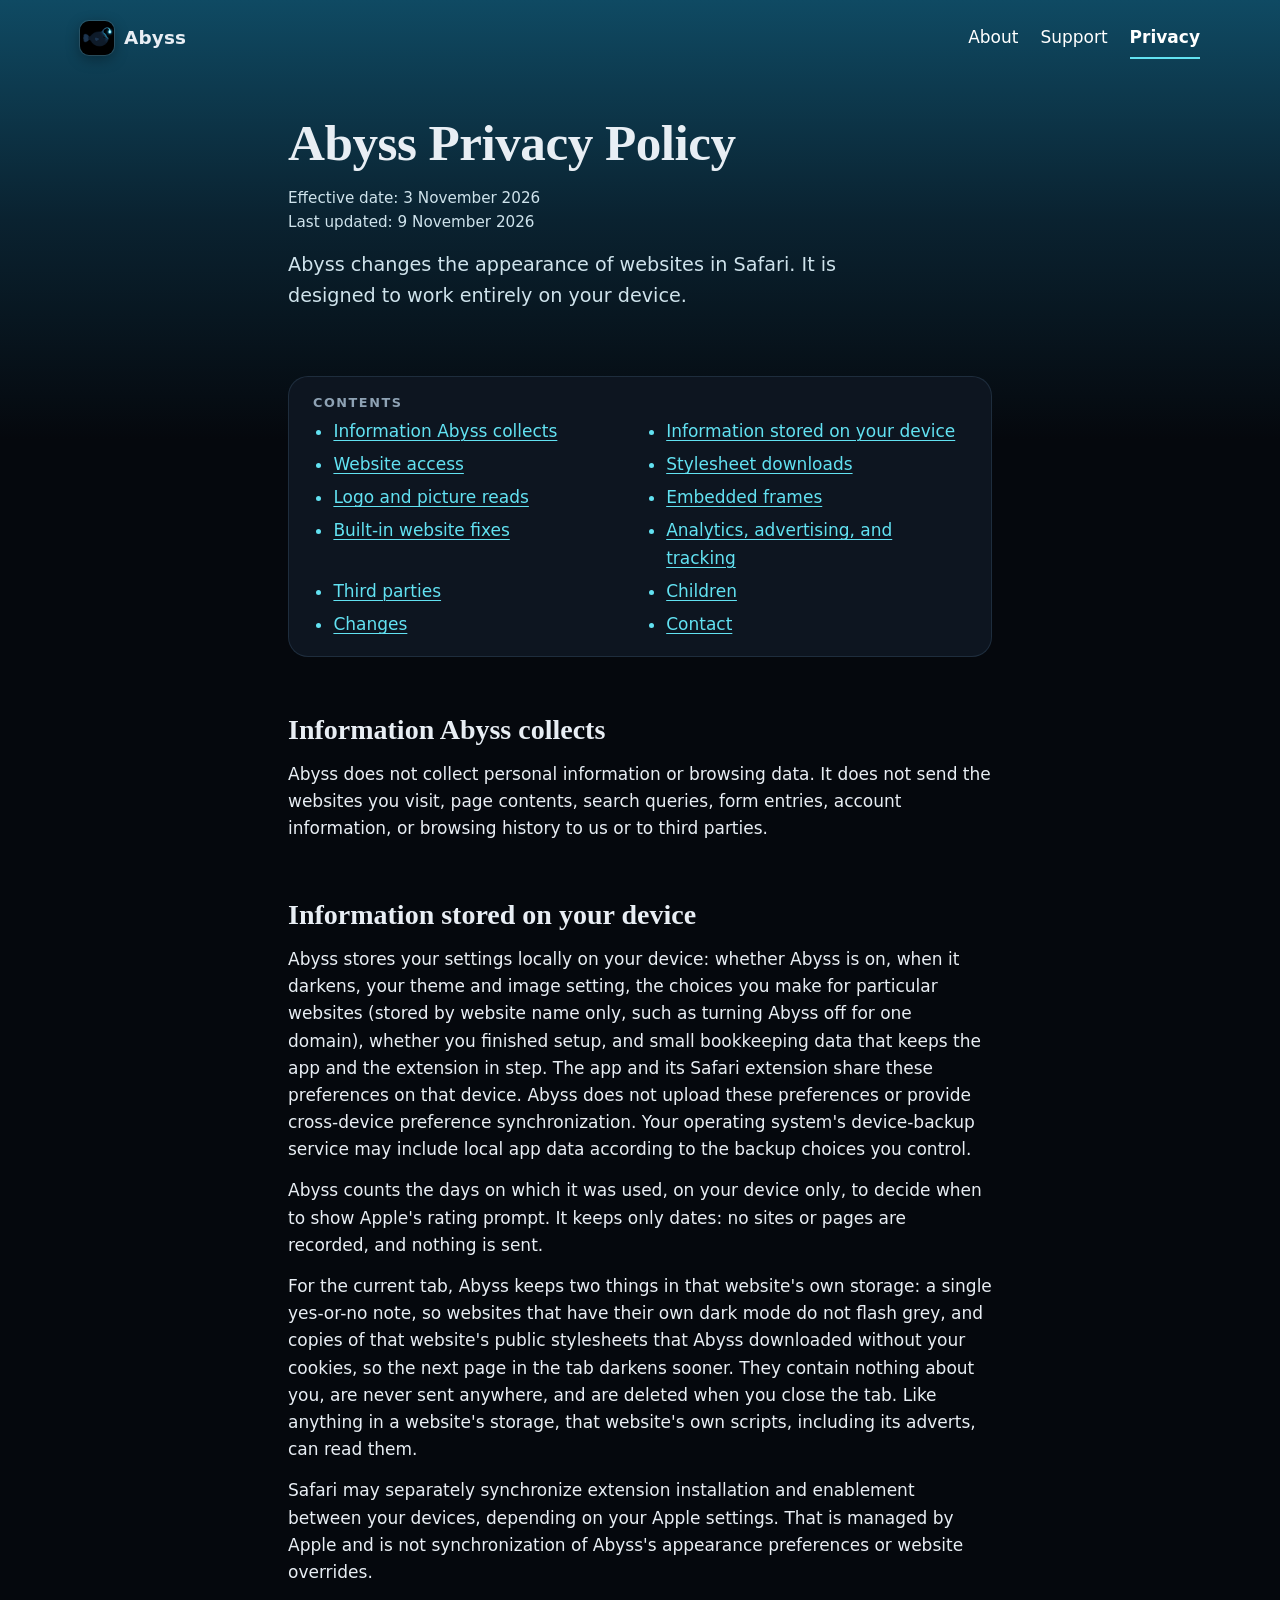
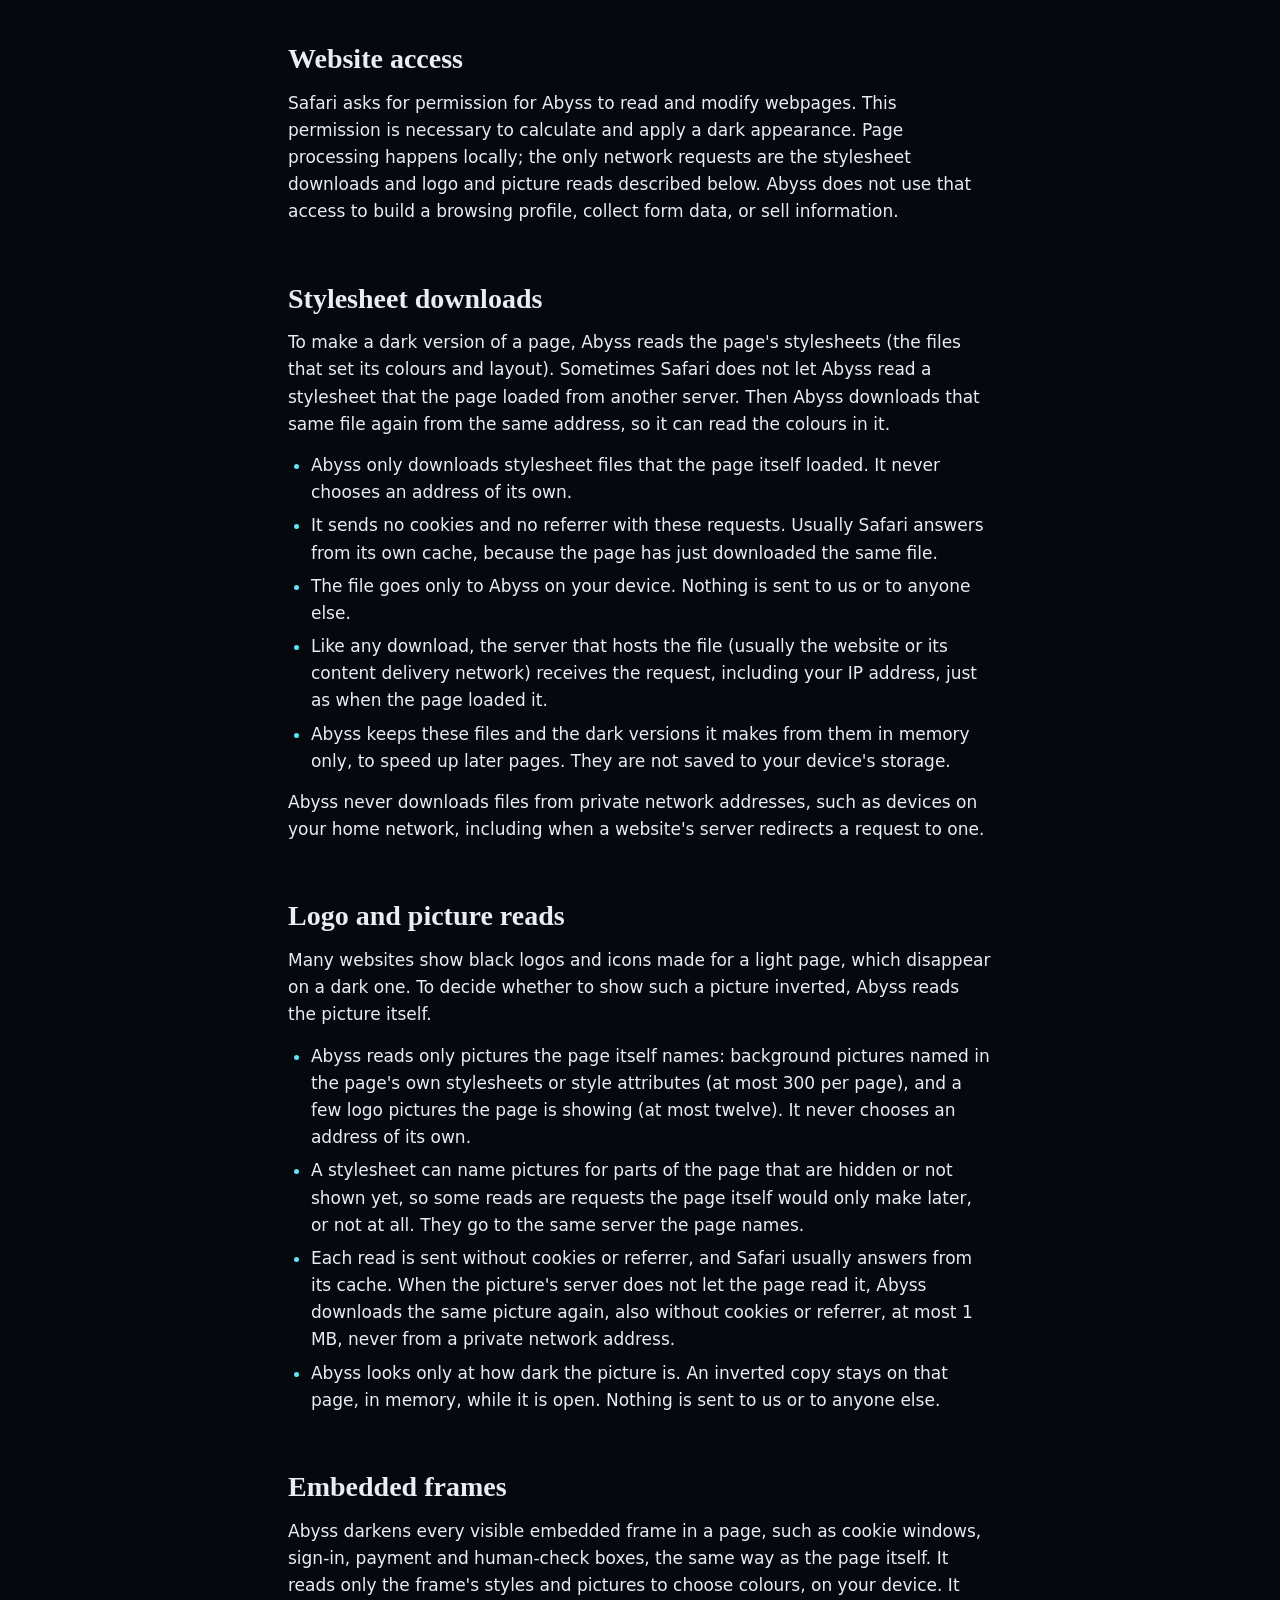
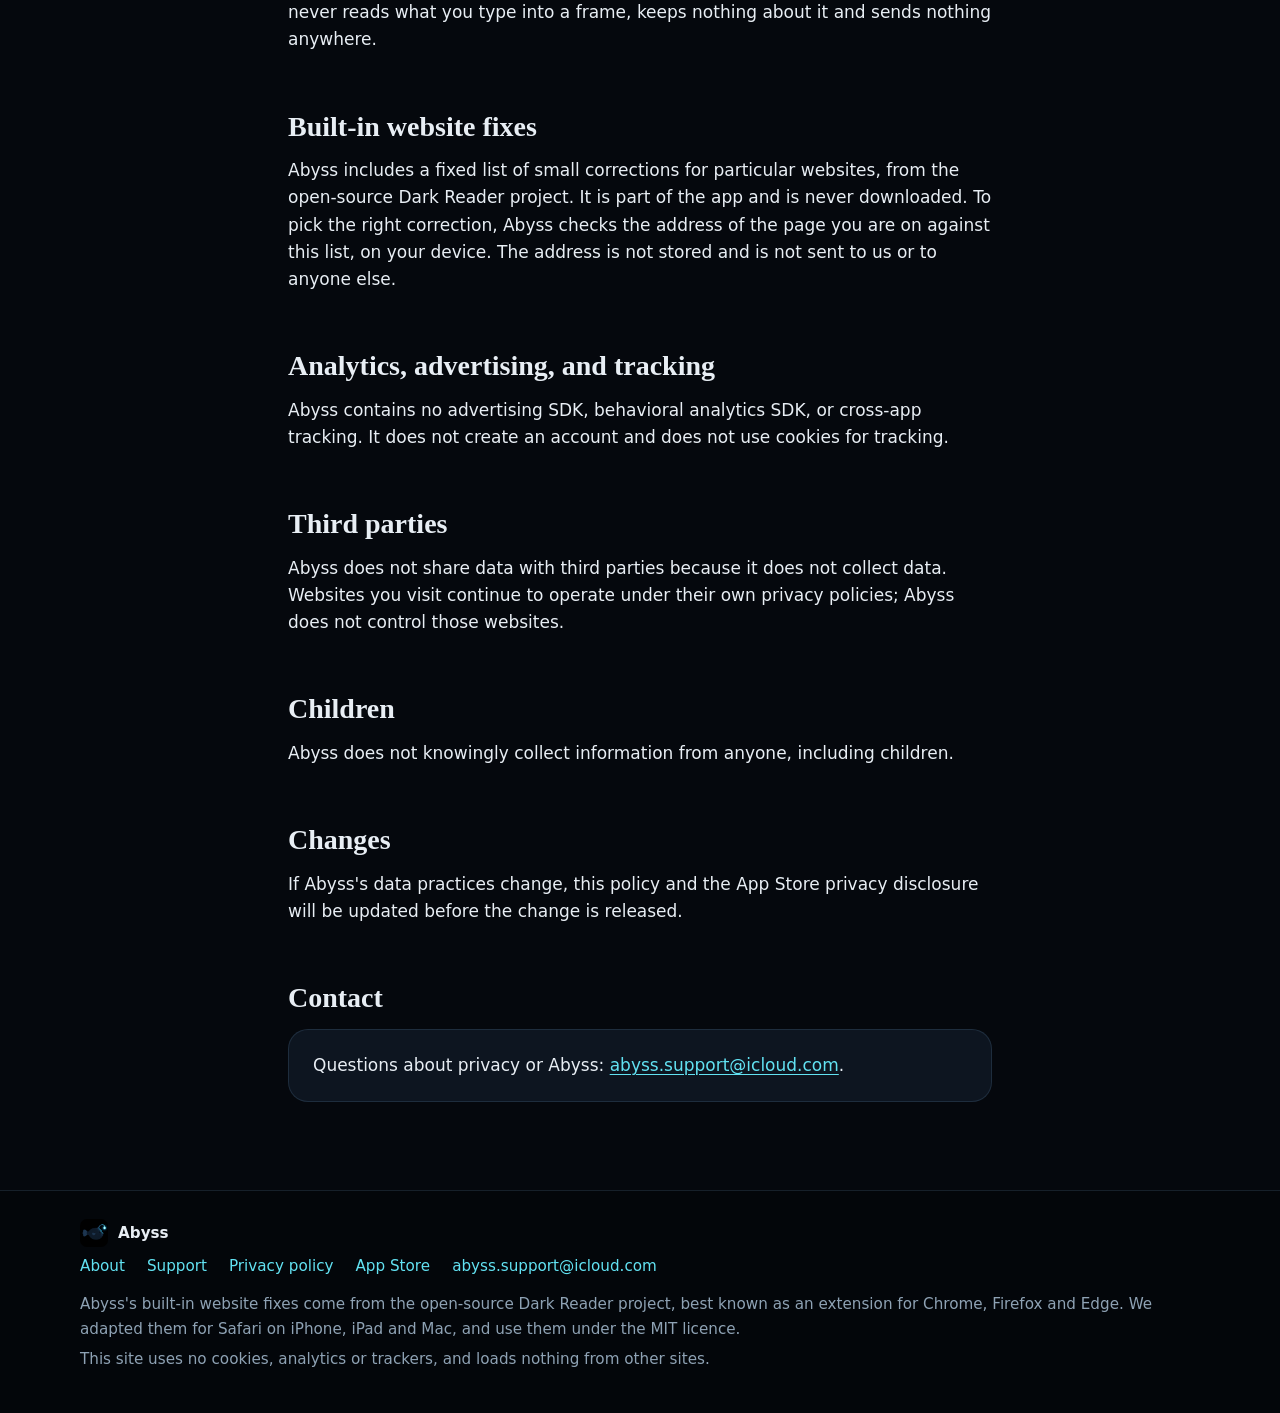
<file: privacy.html>
<!doctype html>
<html lang="en-GB">
<head>
  <meta charset="utf-8">
  <meta name="viewport" content="width=device-width, initial-scale=1, viewport-fit=cover">
  <meta http-equiv="Content-Security-Policy" content="default-src 'none'; style-src 'self'; img-src 'self'; base-uri 'none'; form-action 'none'">
  <meta name="referrer" content="no-referrer">
  <meta name="color-scheme" content="dark">
  <meta name="theme-color" content="#0f4a63">
  <meta name="description" content="The Abyss privacy policy. Abyss works on your device and does not collect personal information or browsing data.">
  <title>Abyss Privacy Policy</title>
  <link rel="stylesheet" href="style.css?v=4">
  <link rel="icon" type="image/png" href="favicon.png">
  <link rel="apple-touch-icon" href="apple-touch-icon.png">
</head>
<body class="doc-page">
  <a class="skip-link" href="#main">Skip to content</a>

  <header class="site-header">
    <div class="wrap">
      <a class="brand" href="index.html">
        <img src="icon-192.png" alt="" width="34" height="34">
        <span>Abyss</span>
      </a>
      <nav class="site-nav" aria-label="Site">
        <ul>
          <li><a href="index.html">About</a></li>
          <li><a href="support.html">Support</a></li>
          <li><a href="privacy.html" aria-current="page">Privacy</a></li>
        </ul>
      </nav>
    </div>
  </header>

  <main id="main">
    <div class="wrap wrap-narrow page-head">
      <h1>Abyss Privacy Policy</h1>
      <p class="meta">
        Effective date: 3 November 2026<br>
        Last updated: 9 November 2026
      </p>

      <p class="lead">Abyss changes the appearance of websites in Safari. It is designed to work entirely on your device.</p>
    </div>

    <div class="wrap wrap-narrow doc">
      <nav class="contents" aria-labelledby="contents-title">
        <h2 id="contents-title">Contents</h2>
        <ul>
          <li><a href="#collects">Information Abyss collects</a></li>
          <li><a href="#stored">Information stored on your device</a></li>
          <li><a href="#website-access">Website access</a></li>
          <li><a href="#stylesheets">Stylesheet downloads</a></li>
          <li><a href="#pictures">Logo and picture reads</a></li>
          <li><a href="#frames">Embedded frames</a></li>
          <li><a href="#fixes">Built-in website fixes</a></li>
          <li><a href="#tracking">Analytics, advertising, and tracking</a></li>
          <li><a href="#third-parties">Third parties</a></li>
          <li><a href="#children">Children</a></li>
          <li><a href="#changes">Changes</a></li>
          <li><a href="#contact">Contact</a></li>
        </ul>
      </nav>

      <section aria-labelledby="collects">
        <h2 id="collects">Information Abyss collects</h2>
        <p>Abyss does not collect personal information or browsing data. It does not send the websites you visit, page contents, search queries, form entries, account information, or browsing history to us or to third parties.</p>
      </section>

      <section aria-labelledby="stored">
        <h2 id="stored">Information stored on your device</h2>
        <p>Abyss stores your settings locally on your device: whether Abyss is on, when it darkens, your theme and image setting, the choices you make for particular websites (stored by website name only, such as turning Abyss off for one domain), whether you finished setup, and small bookkeeping data that keeps the app and the extension in step. The app and its Safari extension share these preferences on that device. Abyss does not upload these preferences or provide cross-device preference synchronization. Your operating system's device-backup service may include local app data according to the backup choices you control.</p>
        <p>Abyss counts the days on which it was used, on your device only, to decide when to show Apple's rating prompt. It keeps only dates: no sites or pages are recorded, and nothing is sent.</p>
        <p>For the current tab, Abyss keeps two things in that website's own storage: a single yes-or-no note, so websites that have their own dark mode do not flash grey, and copies of that website's public stylesheets that Abyss downloaded without your cookies, so the next page in the tab darkens sooner. They contain nothing about you, are never sent anywhere, and are deleted when you close the tab. Like anything in a website's storage, that website's own scripts, including its adverts, can read them.</p>
        <p>Safari may separately synchronize extension installation and enablement between your devices, depending on your Apple settings. That is managed by Apple and is not synchronization of Abyss's appearance preferences or website overrides.</p>
      </section>

      <section aria-labelledby="website-access">
        <h2 id="website-access">Website access</h2>
        <p>Safari asks for permission for Abyss to read and modify webpages. This permission is necessary to calculate and apply a dark appearance. Page processing happens locally; the only network requests are the stylesheet downloads and logo and picture reads described below. Abyss does not use that access to build a browsing profile, collect form data, or sell information.</p>
      </section>

      <section aria-labelledby="stylesheets">
        <h2 id="stylesheets">Stylesheet downloads</h2>
        <p>To make a dark version of a page, Abyss reads the page's stylesheets (the files that set its colours and layout). Sometimes Safari does not let Abyss read a stylesheet that the page loaded from another server. Then Abyss downloads that same file again from the same address, so it can read the colours in it.</p>
        <ul>
          <li>Abyss only downloads stylesheet files that the page itself loaded. It never chooses an address of its own.</li>
          <li>It sends no cookies and no referrer with these requests. Usually Safari answers from its own cache, because the page has just downloaded the same file.</li>
          <li>The file goes only to Abyss on your device. Nothing is sent to us or to anyone else.</li>
          <li>Like any download, the server that hosts the file (usually the website or its content delivery network) receives the request, including your IP address, just as when the page loaded it.</li>
          <li>Abyss keeps these files and the dark versions it makes from them in memory only, to speed up later pages. They are not saved to your device's storage.</li>
        </ul>
        <p>Abyss never downloads files from private network addresses, such as devices on your home network, including when a website's server redirects a request to one.</p>
      </section>

      <section aria-labelledby="pictures">
        <h2 id="pictures">Logo and picture reads</h2>
        <p>Many websites show black logos and icons made for a light page, which disappear on a dark one. To decide whether to show such a picture inverted, Abyss reads the picture itself.</p>
        <ul>
          <li>Abyss reads only pictures the page itself names: background pictures named in the page's own stylesheets or style attributes (at most 300 per page), and a few logo pictures the page is showing (at most twelve). It never chooses an address of its own.</li>
          <li>A stylesheet can name pictures for parts of the page that are hidden or not shown yet, so some reads are requests the page itself would only make later, or not at all. They go to the same server the page names.</li>
          <li>Each read is sent without cookies or referrer, and Safari usually answers from its cache. When the picture's server does not let the page read it, Abyss downloads the same picture again, also without cookies or referrer, at most 1 MB, never from a private network address.</li>
          <li>Abyss looks only at how dark the picture is. An inverted copy stays on that page, in memory, while it is open. Nothing is sent to us or to anyone else.</li>
        </ul>
      </section>

      <section aria-labelledby="frames">
        <h2 id="frames">Embedded frames</h2>
        <p>Abyss darkens every visible embedded frame in a page, such as cookie windows, sign-in, payment and human-check boxes, the same way as the page itself. It reads only the frame's styles and pictures to choose colours, on your device. It never reads what you type into a frame, keeps nothing about it and sends nothing anywhere.</p>
      </section>

      <section aria-labelledby="fixes">
        <h2 id="fixes">Built-in website fixes</h2>
        <p>Abyss includes a fixed list of small corrections for particular websites, from the open-source Dark Reader project. It is part of the app and is never downloaded. To pick the right correction, Abyss checks the address of the page you are on against this list, on your device. The address is not stored and is not sent to us or to anyone else.</p>
      </section>

      <section aria-labelledby="tracking">
        <h2 id="tracking">Analytics, advertising, and tracking</h2>
        <p>Abyss contains no advertising SDK, behavioral analytics SDK, or cross-app tracking. It does not create an account and does not use cookies for tracking.</p>
      </section>

      <section aria-labelledby="third-parties">
        <h2 id="third-parties">Third parties</h2>
        <p>Abyss does not share data with third parties because it does not collect data. Websites you visit continue to operate under their own privacy policies; Abyss does not control those websites.</p>
      </section>

      <section aria-labelledby="children">
        <h2 id="children">Children</h2>
        <p>Abyss does not knowingly collect information from anyone, including children.</p>
      </section>

      <section aria-labelledby="changes">
        <h2 id="changes">Changes</h2>
        <p>If Abyss's data practices change, this policy and the App Store privacy disclosure will be updated before the change is released.</p>
      </section>

      <section aria-labelledby="contact">
        <h2 id="contact">Contact</h2>
        <div class="card">
          <p>Questions about privacy or Abyss: <a href="mailto:abyss.support@icloud.com">abyss.support@icloud.com</a>.</p>
        </div>
      </section>
    </div>
  </main>

  <footer class="site-footer">
    <div class="wrap">
      <p class="footer-brand"><img src="icon-192.png" alt="" width="28" height="28">Abyss</p>
      <ul>
        <li><a href="index.html">About</a></li>
        <li><a href="support.html">Support</a></li>
        <li><a href="privacy.html">Privacy policy</a></li>
        <li><a href="https://apps.apple.com/app/id6821133300">App Store</a></li>
        <li><a href="mailto:abyss.support@icloud.com">abyss.support@icloud.com</a></li>
      </ul>
      <p>Abyss's built-in website fixes come from the open-source Dark Reader project, best known as an extension for Chrome, Firefox and Edge. We adapted them for Safari on iPhone, iPad and Mac, and use them under the MIT licence.</p>
      <p>This site uses no cookies, analytics or trackers, and loads nothing from other sites.</p>
    </div>
  </footer>
</body>
</html>
</file>
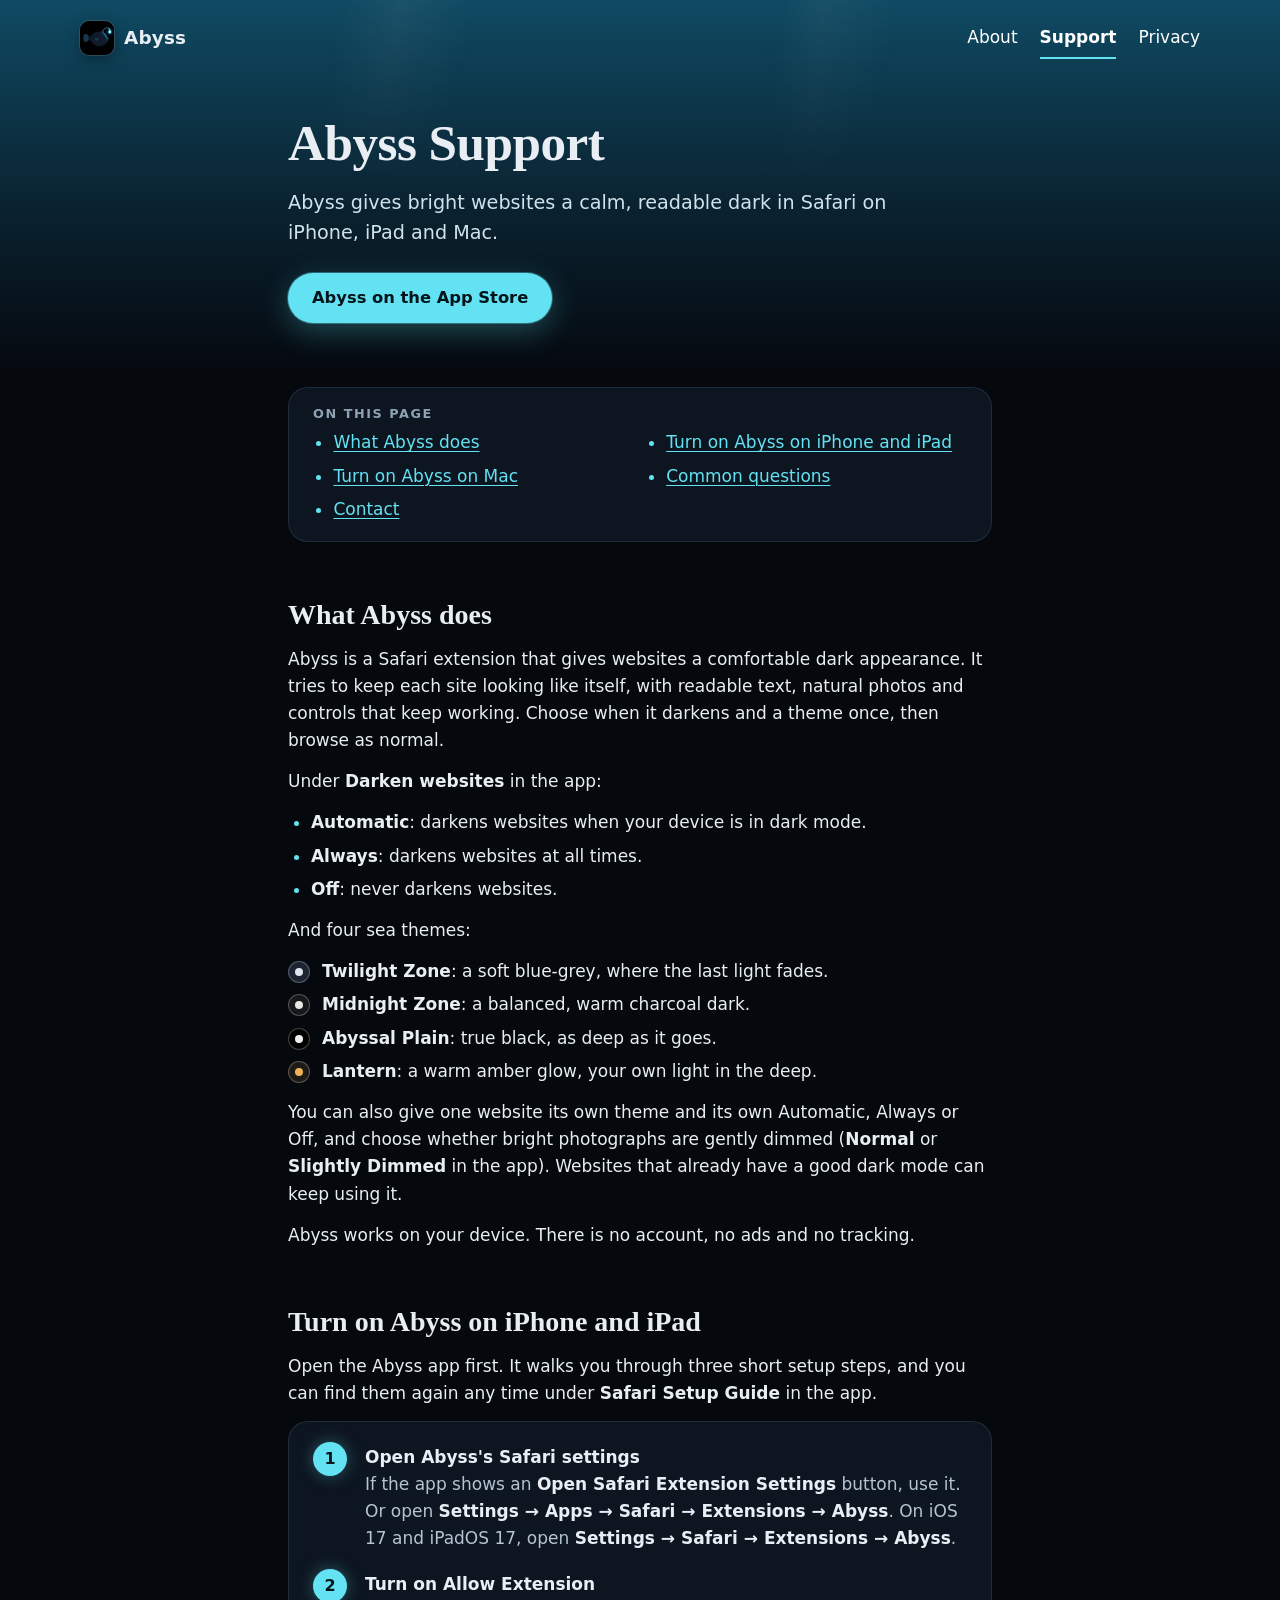
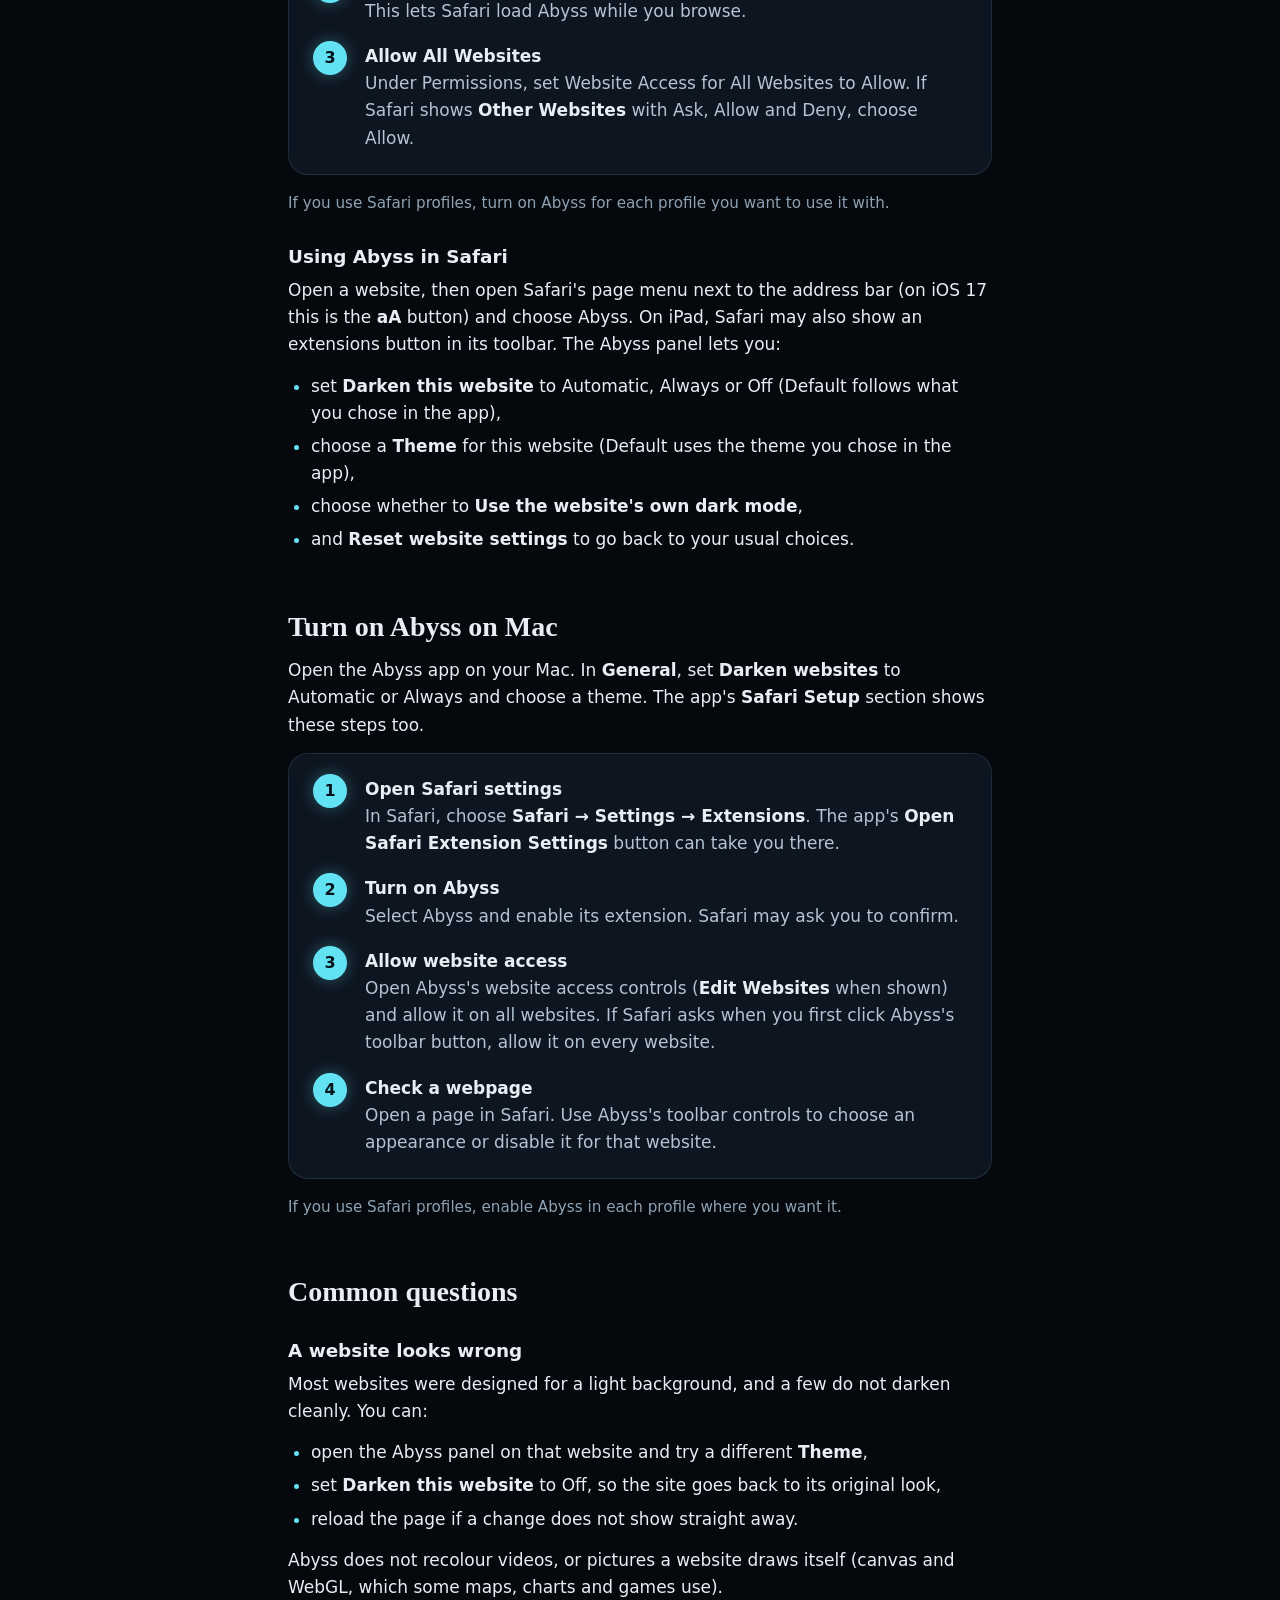
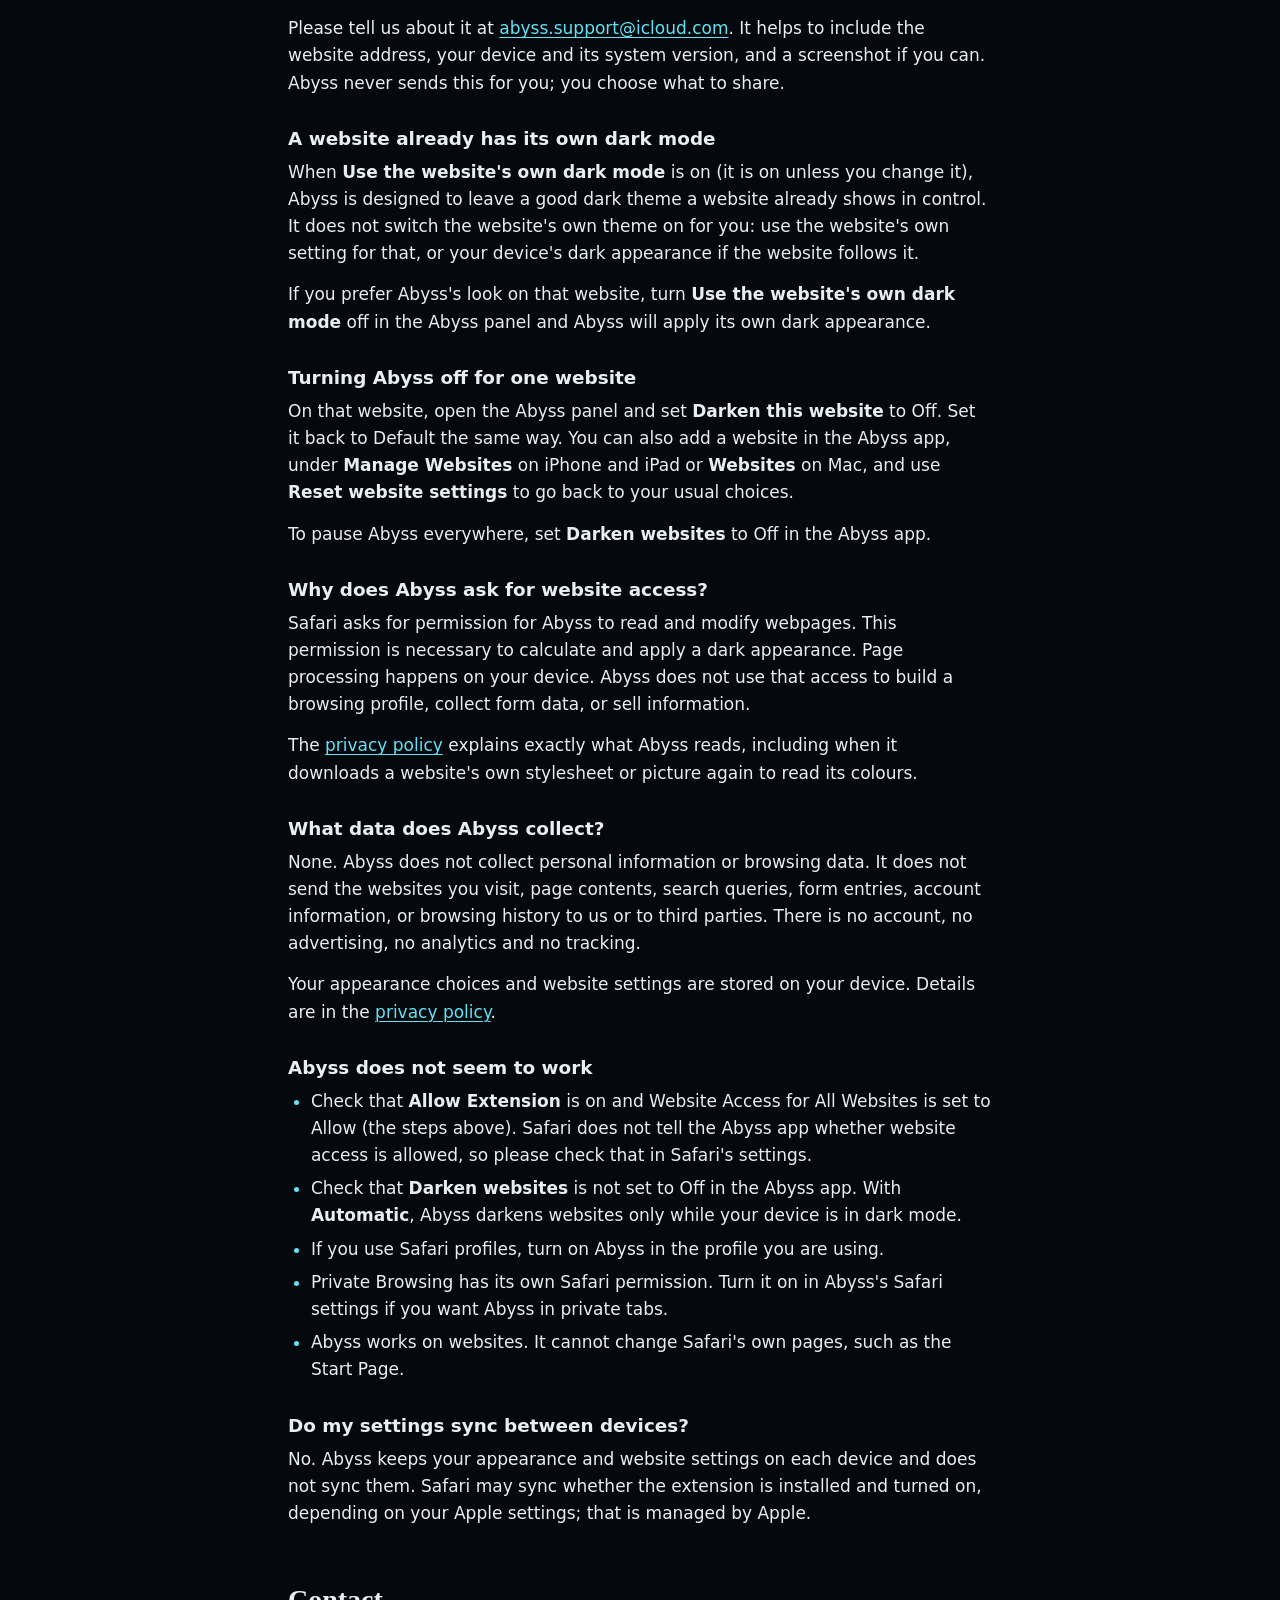
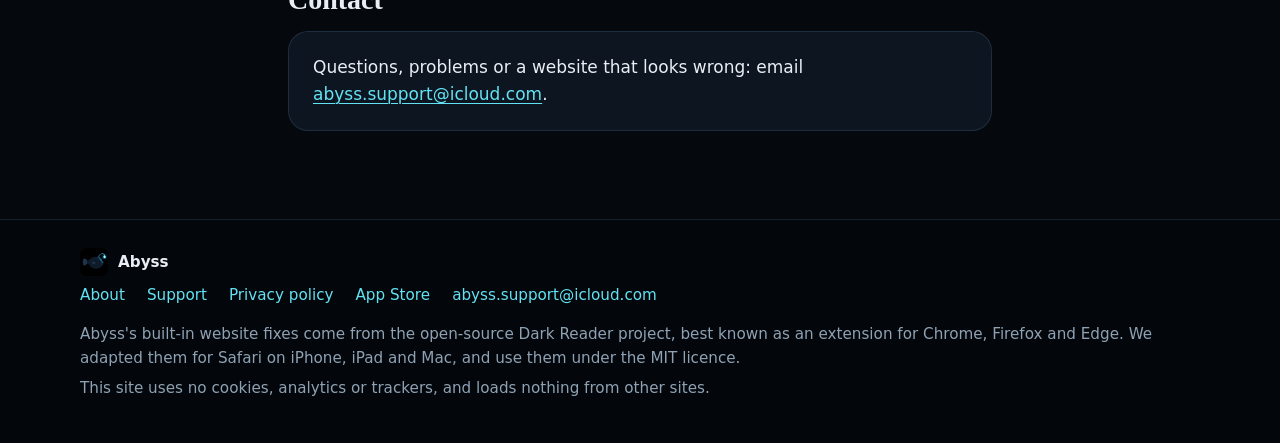
<file: support.html>
<!doctype html>
<html lang="en-GB">
<head>
  <meta charset="utf-8">
  <meta name="viewport" content="width=device-width, initial-scale=1, viewport-fit=cover">
  <meta http-equiv="Content-Security-Policy" content="default-src 'none'; style-src 'self'; img-src 'self'; base-uri 'none'; form-action 'none'">
  <meta name="referrer" content="no-referrer">
  <meta name="color-scheme" content="dark">
  <meta name="theme-color" content="#0f4a63">
  <meta name="description" content="Help for Abyss, dark mode for Safari on iPhone, iPad and Mac: setup, common questions and contact.">
  <title>Abyss Support</title>
  <link rel="stylesheet" href="style.css?v=4">
  <link rel="icon" type="image/png" href="favicon.png">
  <link rel="apple-touch-icon" href="apple-touch-icon.png">
</head>
<body>
  <a class="skip-link" href="#main">Skip to content</a>

  <div class="page-top">
    <header class="site-header">
      <div class="wrap">
        <a class="brand" href="index.html">
          <img src="icon-192.png" alt="" width="34" height="34">
          <span>Abyss</span>
        </a>
        <nav class="site-nav" aria-label="Site">
          <ul>
            <li><a href="index.html">About</a></li>
            <li><a href="support.html" aria-current="page">Support</a></li>
            <li><a href="privacy.html">Privacy</a></li>
          </ul>
        </nav>
      </div>
    </header>
    <div class="wrap wrap-narrow page-head">
      <h1>Abyss Support</h1>
      <p class="lead">Abyss gives bright websites a calm, readable dark in Safari on iPhone, iPad and Mac.</p>
      <a class="button" href="https://apps.apple.com/app/id6821133300">Abyss on the App Store</a>
    </div>
  </div>

  <main id="main" class="wrap wrap-narrow doc">
    <nav class="contents" aria-labelledby="contents-title">
      <h2 id="contents-title">On this page</h2>
      <ul>
        <li><a href="#what-abyss-does">What Abyss does</a></li>
        <li><a href="#iphone-ipad">Turn on Abyss on iPhone and iPad</a></li>
        <li><a href="#mac">Turn on Abyss on Mac</a></li>
        <li><a href="#questions">Common questions</a></li>
        <li><a href="#contact">Contact</a></li>
      </ul>
    </nav>

    <section aria-labelledby="what-abyss-does">
      <h2 id="what-abyss-does">What Abyss does</h2>
      <p>Abyss is a Safari extension that gives websites a comfortable dark appearance. It tries to keep each site looking like itself, with readable text, natural photos and controls that keep working. Choose when it darkens and a theme once, then browse as normal.</p>
      <p>Under <strong>Darken websites</strong> in the app:</p>
      <ul>
        <li><strong>Automatic</strong>: darkens websites when your device is in dark mode.</li>
        <li><strong>Always</strong>: darkens websites at all times.</li>
        <li><strong>Off</strong>: never darkens websites.</li>
      </ul>
      <p>And four sea themes:</p>
      <ul class="theme-list">
        <li><span class="chip chip-tw" aria-hidden="true"></span><span><strong>Twilight Zone</strong>: a soft blue-grey, where the last light fades.</span></li>
        <li><span class="chip chip-mn" aria-hidden="true"></span><span><strong>Midnight Zone</strong>: a balanced, warm charcoal dark.</span></li>
        <li><span class="chip chip-ab" aria-hidden="true"></span><span><strong>Abyssal Plain</strong>: true black, as deep as it goes.</span></li>
        <li><span class="chip chip-ln" aria-hidden="true"></span><span><strong>Lantern</strong>: a warm amber glow, your own light in the deep.</span></li>
      </ul>
      <p>You can also give one website its own theme and its own Automatic, Always or Off, and choose whether bright photographs are gently dimmed (<strong>Normal</strong> or <strong>Slightly Dimmed</strong> in the app). Websites that already have a good dark mode can keep using it.</p>
      <p>Abyss works on your device. There is no account, no ads and no tracking.</p>
    </section>

    <section aria-labelledby="iphone-ipad">
      <h2 id="iphone-ipad">Turn on Abyss on iPhone and iPad</h2>
      <p>Open the Abyss app first. It walks you through three short setup steps, and you can find them again any time under <strong>Safari Setup Guide</strong> in the app.</p>
      <div class="card">
        <ol class="steps">
          <li>
            <span class="step-title">Open Abyss's Safari settings</span>
            If the app shows an <strong>Open Safari Extension Settings</strong> button, use it. Or open
            <span class="path">Settings → Apps → Safari → Extensions → Abyss</span>.
            On iOS 17 and iPadOS 17, open <span class="path">Settings → Safari → Extensions → Abyss</span>.
          </li>
          <li>
            <span class="step-title">Turn on Allow Extension</span>
            This lets Safari load Abyss while you browse.
          </li>
          <li>
            <span class="step-title">Allow All Websites</span>
            Under Permissions, set Website Access for All Websites to Allow. If Safari shows <strong>Other Websites</strong> with Ask, Allow and Deny, choose Allow.
          </li>
        </ol>
      </div>
      <p class="note">If you use Safari profiles, turn on Abyss for each profile you want to use it with.</p>

      <h3>Using Abyss in Safari</h3>
      <p>Open a website, then open Safari's page menu next to the address bar (on iOS 17 this is the <strong>aA</strong> button) and choose Abyss. On iPad, Safari may also show an extensions button in its toolbar. The Abyss panel lets you:</p>
      <ul>
        <li>set <strong>Darken this website</strong> to Automatic, Always or Off (Default follows what you chose in the app),</li>
        <li>choose a <strong>Theme</strong> for this website (Default uses the theme you chose in the app),</li>
        <li>choose whether to <strong>Use the website's own dark mode</strong>,</li>
        <li>and <strong>Reset website settings</strong> to go back to your usual choices.</li>
      </ul>
    </section>

    <section aria-labelledby="mac">
      <h2 id="mac">Turn on Abyss on Mac</h2>
      <p>Open the Abyss app on your Mac. In <strong>General</strong>, set <strong>Darken websites</strong> to Automatic or Always and choose a theme. The app's <strong>Safari Setup</strong> section shows these steps too.</p>
      <div class="card">
        <ol class="steps">
          <li>
            <span class="step-title">Open Safari settings</span>
            In Safari, choose <span class="path">Safari → Settings → Extensions</span>. The app's <strong>Open Safari Extension Settings</strong> button can take you there.
          </li>
          <li>
            <span class="step-title">Turn on Abyss</span>
            Select Abyss and enable its extension. Safari may ask you to confirm.
          </li>
          <li>
            <span class="step-title">Allow website access</span>
            Open Abyss's website access controls (<strong>Edit Websites</strong> when shown) and allow it on all websites. If Safari asks when you first click Abyss's toolbar button, allow it on every website.
          </li>
          <li>
            <span class="step-title">Check a webpage</span>
            Open a page in Safari. Use Abyss's toolbar controls to choose an appearance or disable it for that website.
          </li>
        </ol>
      </div>
      <p class="note">If you use Safari profiles, enable Abyss in each profile where you want it.</p>
    </section>

    <section aria-labelledby="questions">
      <h2 id="questions">Common questions</h2>

      <h3 id="site-looks-wrong">A website looks wrong</h3>
      <p>Most websites were designed for a light background, and a few do not darken cleanly. You can:</p>
      <ul>
        <li>open the Abyss panel on that website and try a different <strong>Theme</strong>,</li>
        <li>set <strong>Darken this website</strong> to Off, so the site goes back to its original look,</li>
        <li>reload the page if a change does not show straight away.</li>
      </ul>
      <p>Abyss does not recolour videos, or pictures a website draws itself (canvas and WebGL, which some maps, charts and games use).</p>
      <p>Please tell us about it at <a href="mailto:abyss.support@icloud.com">abyss.support@icloud.com</a>. It helps to include the website address, your device and its system version, and a screenshot if you can. Abyss never sends this for you; you choose what to share.</p>

      <h3 id="own-dark-mode">A website already has its own dark mode</h3>
      <p>When <strong>Use the website's own dark mode</strong> is on (it is on unless you change it), Abyss is designed to leave a good dark theme a website already shows in control. It does not switch the website's own theme on for you: use the website's own setting for that, or your device's dark appearance if the website follows it.</p>
      <p>If you prefer Abyss's look on that website, turn <strong>Use the website's own dark mode</strong> off in the Abyss panel and Abyss will apply its own dark appearance.</p>

      <h3 id="turn-off-one-site">Turning Abyss off for one website</h3>
      <p>On that website, open the Abyss panel and set <strong>Darken this website</strong> to Off. Set it back to Default the same way. You can also add a website in the Abyss app, under <strong>Manage Websites</strong> on iPhone and iPad or <strong>Websites</strong> on Mac, and use <strong>Reset website settings</strong> to go back to your usual choices.</p>
      <p>To pause Abyss everywhere, set <strong>Darken websites</strong> to Off in the Abyss app.</p>

      <h3 id="website-access">Why does Abyss ask for website access?</h3>
      <p>Safari asks for permission for Abyss to read and modify webpages. This permission is necessary to calculate and apply a dark appearance. Page processing happens on your device. Abyss does not use that access to build a browsing profile, collect form data, or sell information.</p>
      <p>The <a href="privacy.html">privacy policy</a> explains exactly what Abyss reads, including when it downloads a website's own stylesheet or picture again to read its colours.</p>

      <h3 id="data">What data does Abyss collect?</h3>
      <p>None. Abyss does not collect personal information or browsing data. It does not send the websites you visit, page contents, search queries, form entries, account information, or browsing history to us or to third parties. There is no account, no advertising, no analytics and no tracking.</p>
      <p>Your appearance choices and website settings are stored on your device. Details are in the <a href="privacy.html">privacy policy</a>.</p>

      <h3 id="not-working">Abyss does not seem to work</h3>
      <ul>
        <li>Check that <strong>Allow Extension</strong> is on and Website Access for All Websites is set to Allow (the steps above). Safari does not tell the Abyss app whether website access is allowed, so please check that in Safari's settings.</li>
        <li>Check that <strong>Darken websites</strong> is not set to Off in the Abyss app. With <strong>Automatic</strong>, Abyss darkens websites only while your device is in dark mode.</li>
        <li>If you use Safari profiles, turn on Abyss in the profile you are using.</li>
        <li>Private Browsing has its own Safari permission. Turn it on in Abyss's Safari settings if you want Abyss in private tabs.</li>
        <li>Abyss works on websites. It cannot change Safari's own pages, such as the Start Page.</li>
      </ul>

      <h3 id="sync">Do my settings sync between devices?</h3>
      <p>No. Abyss keeps your appearance and website settings on each device and does not sync them. Safari may sync whether the extension is installed and turned on, depending on your Apple settings; that is managed by Apple.</p>
    </section>

    <section aria-labelledby="contact">
      <h2 id="contact">Contact</h2>
      <div class="card">
        <p>Questions, problems or a website that looks wrong: email <a href="mailto:abyss.support@icloud.com">abyss.support@icloud.com</a>.</p>
      </div>
    </section>
  </main>

  <footer class="site-footer">
    <div class="wrap">
      <p class="footer-brand"><img src="icon-192.png" alt="" width="28" height="28">Abyss</p>
      <ul>
        <li><a href="index.html">About</a></li>
        <li><a href="support.html">Support</a></li>
        <li><a href="privacy.html">Privacy policy</a></li>
        <li><a href="https://apps.apple.com/app/id6821133300">App Store</a></li>
        <li><a href="mailto:abyss.support@icloud.com">abyss.support@icloud.com</a></li>
      </ul>
      <p>Abyss's built-in website fixes come from the open-source Dark Reader project, best known as an extension for Chrome, Firefox and Edge. We adapted them for Safari on iPhone, iPad and Mac, and use them under the MIT licence.</p>
      <p>This site uses no cookies, analytics or trackers, and loads nothing from other sites.</p>
    </div>
  </footer>
</body>
</html>
</file>
<file: style.css>
:root {
  color-scheme: dark;

  --ground: #05080d;
  --surface: #0d1520;
  --raised: #142031;
  --hairline: rgba(120, 170, 210, 0.16);
  --hairline-strong: rgba(120, 170, 210, 0.28);
  --text: #e8eef4;
  --muted: #8ea2b4;
  --accent: #62e2f2;
  --on-accent: #03141a;
  --amber: #f0b45a;

  --water-text: #ffffff;
  --water-muted: #cfe3ec;

  --sans: -apple-system, BlinkMacSystemFont, "Segoe UI", system-ui, Roboto, "Helvetica Neue", Arial, sans-serif;
  --serif: ui-serif, "New York", "Iowan Old Style", Georgia, "Times New Roman", serif;
  --round: ui-rounded, "SF Pro Rounded", var(--sans);

  --page-max: 72rem;
  --gutter: 16px;
}

*,
*::before,
*::after {
  box-sizing: border-box;
}

html {
  -webkit-text-size-adjust: 100%;
  text-size-adjust: 100%;
  scroll-behavior: smooth;
  background: var(--ground);
}

body {
  margin: 0;
  background: var(--ground);
  color: var(--text);
  font-family: var(--sans);
  font-size: 1.0625rem;
  line-height: 1.6;
  overflow-x: hidden;
}

img,
svg {
  max-width: 100%;
}

a {
  color: var(--accent);
  text-underline-offset: 3px;
  text-decoration-thickness: 1px;
}

a:hover {
  text-decoration-thickness: 2px;
}

strong {
  font-weight: 650;
}

:focus-visible {
  outline: 3px solid var(--accent);
  outline-offset: 3px;
  border-radius: 4px;
}

.skip-link {
  position: absolute;
  left: 16px;
  top: -100px;
  padding: 10px 14px;
  background: var(--accent);
  color: var(--on-accent);
  border-radius: 10px;
  font-weight: 600;
  z-index: 50;
}

.skip-link:focus {
  top: 12px;
}

.visually-hidden {
  position: absolute;
  width: 1px;
  height: 1px;
  margin: -1px;
  padding: 0;
  overflow: hidden;
  clip: rect(0 0 0 0);
  white-space: nowrap;
  border: 0;
}

.wrap {
  width: 100%;
  max-width: var(--page-max);
  margin: 0 auto;
  padding: 0 var(--gutter);
}

.wrap-narrow {
  max-width: 46rem;
}

.site-header {
  position: relative;
  z-index: 5;
}

.site-header .wrap {
  display: flex;
  flex-wrap: wrap;
  align-items: center;
  justify-content: space-between;
  gap: 8px 20px;
  padding-top: 16px;
  padding-bottom: 16px;
}

.brand {
  display: inline-flex;
  align-items: center;
  gap: 10px;
  color: var(--text);
  font-weight: 700;
  font-size: 1.15rem;
  letter-spacing: 0.01em;
  text-decoration: none;
}

.brand img {
  width: 34px;
  height: 34px;
  border-radius: 9px;
  box-shadow: 0 0 0 1px rgba(255, 255, 255, 0.12), 0 4px 14px rgba(0, 0, 0, 0.35);
}

.site-nav ul {
  display: flex;
  flex-wrap: wrap;
  gap: 4px 22px;
  margin: 0;
  padding: 0;
  list-style: none;
}

.site-nav a {
  display: inline-block;
  padding: 8px 0;
  color: var(--water-text);
  text-decoration: none;
  font-weight: 500;
}

.site-nav a:hover {
  color: var(--water-text);
}

.site-nav a[aria-current="page"] {
  color: var(--water-text);
  font-weight: 650;
  box-shadow: inset 0 -2px 0 var(--accent);
}

.button {
  display: inline-flex;
  align-items: center;
  justify-content: center;
  gap: 10px;
  min-height: 48px;
  padding: 12px 24px;
  border-radius: 999px;
  background: var(--accent);
  color: var(--on-accent);
  font-weight: 650;
  font-size: 1.02rem;
  text-decoration: none;
  box-shadow: 0 0 0 1px rgba(98, 226, 242, 0.35), 0 8px 30px rgba(98, 226, 242, 0.28);
  transition: box-shadow 0.25s ease, transform 0.25s ease;
}

.button:hover {
  box-shadow: 0 0 0 1px rgba(98, 226, 242, 0.5), 0 10px 40px rgba(98, 226, 242, 0.45);
  text-decoration: none;
}

.button svg {
  width: 18px;
  height: 18px;
  flex: 0 0 auto;
}

.button-quiet {
  background: rgba(3, 20, 26, 0.35);
  color: var(--water-text);
  box-shadow: inset 0 0 0 1px rgba(255, 255, 255, 0.35);
}

.button-quiet:hover {
  box-shadow: inset 0 0 0 1px rgba(255, 255, 255, 0.7);
}

.actions {
  display: flex;
  flex-wrap: wrap;
  gap: 12px 14px;
  margin: 28px 0 0;
}

.zone {
  position: relative;
  overflow: hidden;
  isolation: isolate;
}

.zone-sunlit {
  background: linear-gradient(180deg, #145a73 0%, #115068 45%, #0f4a63 100%);
}

.zone-sunlit::before {
  content: "";
  position: absolute;
  inset: -10% -20% 20%;
  z-index: -1;
  background:
    linear-gradient(100deg, transparent 0 18%, rgba(255, 255, 255, 0.06) 22%, transparent 27%),
    linear-gradient(97deg, transparent 0 34%, rgba(255, 255, 255, 0.05) 37%, transparent 41%),
    linear-gradient(103deg, transparent 0 52%, rgba(255, 255, 255, 0.06) 56%, transparent 61%),
    linear-gradient(99deg, transparent 0 70%, rgba(255, 255, 255, 0.045) 73%, transparent 77%);
  -webkit-mask-image: linear-gradient(180deg, #000 0%, transparent 85%);
  mask-image: linear-gradient(180deg, #000 0%, transparent 85%);
  transform-origin: 50% 0;
  animation: rays 14s ease-in-out infinite alternate;
}

.zone-sunlit::after {
  content: "";
  position: absolute;
  left: 0;
  right: 0;
  top: 0;
  height: 160px;
  z-index: -1;
  background: radial-gradient(120% 100% at 50% 0%, rgba(190, 236, 248, 0.10), transparent 70%);
}

@keyframes rays {
  from { transform: skewX(-3deg); opacity: 0.75; }
  to { transform: skewX(3deg); opacity: 1; }
}

.zone-shallows {
  background: linear-gradient(180deg, #0f4a63 0%, #0c3448 55%, #0a2230 100%);
}

.zone-twilight {
  background: linear-gradient(180deg, #0a2230 0%, #081a27 60%, #07121c 100%);
}

.zone-midnight {
  background: linear-gradient(180deg, #07121c 0%, #050b12 60%, #020407 100%);
}

.zone-abyssal {
  background: linear-gradient(180deg, #020407 0%, #000000 100%);
}

.zone-lantern {
  background:
    radial-gradient(60% 55% at 30% 55%, rgba(240, 180, 90, 0.12), transparent 70%),
    linear-gradient(180deg, #000000 0%, #0c0905 50%, #05080d 100%);
}

.zone-floor {
  background: var(--ground);
}

.snow {
  position: fixed;
  inset: 0;
  z-index: 1;
  pointer-events: none;
  overflow: hidden;
}

.snow span {
  position: absolute;
  left: 0;
  right: 0;
  top: -100%;
  height: 200%;
  background-repeat: repeat;
  will-change: transform;
}

.snow .s1 {
  background-image:
    radial-gradient(1.4px 1.4px at 20px 30px, rgba(220, 240, 255, 0.55), transparent 60%),
    radial-gradient(1px 1px at 140px 90px, rgba(220, 240, 255, 0.45), transparent 60%),
    radial-gradient(1.2px 1.2px at 90px 200px, rgba(220, 240, 255, 0.4), transparent 60%),
    radial-gradient(1px 1px at 230px 160px, rgba(220, 240, 255, 0.35), transparent 60%);
  background-size: 260px 260px;
  animation: drift 70s linear infinite;
}

.snow .s2 {
  background-image:
    radial-gradient(2px 2px at 60px 80px, rgba(200, 235, 255, 0.35), transparent 60%),
    radial-gradient(1.6px 1.6px at 300px 260px, rgba(200, 235, 255, 0.3), transparent 60%),
    radial-gradient(1.8px 1.8px at 180px 340px, rgba(200, 235, 255, 0.28), transparent 60%);
  background-size: 380px 380px;
  animation: drift 110s linear infinite;
  opacity: 0.8;
}

.snow .s3 {
  background-image:
    radial-gradient(2.6px 2.6px at 120px 140px, rgba(150, 240, 250, 0.28), transparent 60%),
    radial-gradient(2.2px 2.2px at 420px 380px, rgba(150, 240, 250, 0.22), transparent 60%);
  background-size: 520px 520px;
  animation: drift 160s linear infinite;
}

@keyframes drift {
  from { transform: translate3d(0, 0, 0); }
  to { transform: translate3d(-30px, 50%, 0); }
}

.zone > .wrap,
.zone > .hero-inner {
  position: relative;
  z-index: 2;
}

.hero {
  min-height: min(92vh, 900px);
  display: flex;
  flex-direction: column;
}

.hero-inner {
  flex: 1;
  display: grid;
  align-content: center;
  padding-top: 40px;
  padding-bottom: 96px;
}

.app-tile {
  display: block;
  width: 112px;
  height: 112px;
  border-radius: 26px;
  box-shadow:
    0 0 0 1px rgba(255, 255, 255, 0.14),
    0 18px 50px rgba(2, 12, 20, 0.55),
    0 0 60px rgba(98, 226, 242, 0.18);
}

.eyebrow {
  display: inline-block;
  margin: 28px 0 12px;
  font-size: 0.82rem;
  font-weight: 650;
  letter-spacing: 0.14em;
  text-transform: uppercase;
  color: var(--water-muted);
}

.hero h1 {
  margin: 0;
  max-width: 14ch;
  font-family: var(--serif);
  font-size: clamp(2.6rem, 7.4vw, 5.2rem);
  font-weight: 700;
  line-height: 1.02;
  letter-spacing: -0.015em;
  color: var(--water-text);
  text-wrap: balance;
}

.hero .lead {
  max-width: 34rem;
  margin: 22px 0 0;
  font-size: clamp(1.1rem, 2.2vw, 1.3rem);
  line-height: 1.5;
  color: var(--water-muted);
}

.promise {
  display: flex;
  flex-wrap: wrap;
  gap: 8px 18px;
  margin: 26px 0 0;
  padding: 0;
  list-style: none;
  font-size: 0.95rem;
  color: var(--water-muted);
}

.promise li {
  display: inline-flex;
  align-items: center;
  gap: 8px;
}

.promise li::before {
  content: "";
  width: 7px;
  height: 7px;
  border-radius: 50%;
  background: var(--accent);
  box-shadow: 0 0 10px var(--accent);
}

.dive-cue {
  position: absolute;
  left: 50%;
  bottom: 22px;
  z-index: 2;
  transform: translateX(-50%);
  display: flex;
  flex-direction: column;
  align-items: center;
  gap: 4px;
  color: var(--water-muted);
  font-size: 0.82rem;
  font-weight: 600;
  letter-spacing: 0.14em;
  text-transform: uppercase;
  text-decoration: none;
}

.dive-cue svg {
  width: 22px;
  height: 22px;
  animation: bob 2.6s ease-in-out infinite;
}

.dive-cue:hover {
  color: var(--water-text);
}

@keyframes bob {
  0%, 100% { transform: translateY(0); }
  50% { transform: translateY(5px); }
}

.depth-mark {
  display: flex;
  align-items: center;
  gap: 14px;
  margin: 0 0 28px;
  color: var(--water-muted);
  font-family: var(--round);
  font-size: 0.85rem;
  font-weight: 600;
  letter-spacing: 0.08em;
  text-transform: uppercase;
}

.depth-mark::after {
  content: "";
  flex: 1;
  height: 1px;
  background: linear-gradient(90deg, rgba(207, 227, 236, 0.4), transparent);
}

.depth-mark b {
  color: var(--water-text);
  font-weight: 700;
  font-variant-numeric: tabular-nums;
}

.zone-midnight .depth-mark,
.zone-abyssal .depth-mark,
.zone-lantern .depth-mark {
  color: var(--muted);
}

.zone-midnight .depth-mark b,
.zone-abyssal .depth-mark b {
  color: var(--text);
}

.zone-lantern .depth-mark b {
  color: var(--amber);
}

.zone-lantern .depth-mark::after {
  background: linear-gradient(90deg, rgba(240, 180, 90, 0.45), transparent);
}

.section {
  padding-top: 96px;
  padding-bottom: 96px;
}

.section-head {
  max-width: 44rem;
  margin: 0 0 44px;
}

.section-head h2,
.page-head h1 {
  margin: 0;
  font-family: var(--serif);
  font-size: clamp(2rem, 4.6vw, 3.2rem);
  font-weight: 700;
  line-height: 1.1;
  letter-spacing: -0.01em;
  text-wrap: balance;
}

.section-head p {
  margin: 16px 0 0;
  font-size: 1.15rem;
  color: var(--muted);
}

.zone-sunlit .section-head p,
.zone-shallows .section-head p,
.zone-twilight .section-head p {
  color: var(--water-muted);
}

.features {
  display: grid;
  grid-template-columns: repeat(3, minmax(0, 1fr));
  gap: 18px;
  margin: 0;
  padding: 0;
  list-style: none;
}

.feature {
  padding: 26px 24px 24px;
  border-radius: 20px;
  background: rgba(4, 18, 28, 0.62);
  border: 1px solid rgba(160, 215, 235, 0.16);
  -webkit-backdrop-filter: blur(6px);
  backdrop-filter: blur(6px);
}

.feature h3 {
  margin: 14px 0 8px;
  font-size: 1.12rem;
  line-height: 1.3;
}

.feature p {
  margin: 0;
  color: var(--water-muted);
  font-size: 0.98rem;
}

.feature-icon {
  display: grid;
  place-items: center;
  width: 44px;
  height: 44px;
  border-radius: 12px;
  background: rgba(98, 226, 242, 0.12);
  color: var(--accent);
  box-shadow: inset 0 0 0 1px rgba(98, 226, 242, 0.25);
}

.feature-icon svg {
  width: 22px;
  height: 22px;
}

.fact {
  max-width: 40rem;
  margin: 56px 0 0;
  padding: 0 0 0 20px;
  border-left: 2px solid rgba(98, 226, 242, 0.55);
}

.fact blockquote {
  margin: 0;
}

.fact p {
  margin: 0;
  font-family: var(--serif);
  font-size: 1.2rem;
  line-height: 1.45;
  font-style: italic;
}

.fact-label {
  display: block;
  margin: 0 0 6px;
  font-family: var(--sans);
  font-style: normal;
  font-size: 0.78rem;
  font-weight: 650;
  letter-spacing: 0.14em;
  text-transform: uppercase;
  color: var(--accent);
}

.fact figcaption {
  margin: 8px 0 0;
  font-size: 0.85rem;
  color: var(--muted);
}

.zone-shallows .fact figcaption,
.zone-twilight .fact figcaption {
  color: var(--water-muted);
}

.fact figcaption a {
  color: inherit;
}

.fact-centre {
  margin: 64px auto 0;
  padding: 0;
  border: 0;
  text-align: center;
}

.zone-lantern .fact {
  border-left-color: rgba(240, 180, 90, 0.6);
}

.zone-lantern .fact-label {
  color: var(--amber);
}

.theme {
  display: grid;
  grid-template-columns: minmax(0, 1fr) minmax(0, 23rem);
  align-items: center;
  gap: 40px 64px;
  padding-top: 88px;
  padding-bottom: 88px;
}

.theme-flip {
  grid-template-columns: minmax(0, 23rem) minmax(0, 1fr);
}

.theme-flip .theme-copy {
  order: 2;
}

.theme-copy h3 {
  margin: 0;
  font-family: var(--serif);
  font-size: clamp(2.2rem, 5vw, 3.6rem);
  font-weight: 700;
  line-height: 1.05;
  letter-spacing: -0.01em;
}

.theme-copy .theme-desc {
  margin: 14px 0 0;
  max-width: 30rem;
  font-size: 1.2rem;
  color: var(--water-muted);
}

.zone-midnight .theme-desc,
.zone-abyssal .theme-desc {
  color: var(--muted);
}

.zone-lantern .theme-desc {
  color: #c9b99f;
}

.zone-lantern .theme-copy h3 {
  color: #f3e6d1;
}

.swatches {
  display: flex;
  flex-wrap: wrap;
  gap: 10px 18px;
  margin: 26px 0 0;
  padding: 0;
  list-style: none;
  font-size: 0.88rem;
}

.swatches li {
  display: inline-flex;
  align-items: center;
  gap: 9px;
}

.swatches .chip {
  width: 26px;
  height: 26px;
  border-radius: 50%;
  box-shadow: inset 0 0 0 1px rgba(255, 255, 255, 0.22);
  flex: 0 0 auto;
}

.swatches .name {
  color: var(--muted);
}

.zone-twilight .swatches .name {
  color: var(--water-muted);
}

.swatches code {
  font-family: ui-monospace, "SF Mono", Menlo, Consolas, monospace;
  font-size: 0.86rem;
  color: var(--text);
}

.contrast-note {
  margin: 14px 0 0;
  font-size: 0.88rem;
  color: var(--muted);
}

.zone-twilight .contrast-note {
  color: var(--water-muted);
}

.c-tw-page { background: #1c2433; }
.c-tw-text { background: #dde3ea; }
.c-tw-link { background: #8cc4ff; }
.c-mn-page { background: #151719; }
.c-mn-text { background: #e8e6e3; }
.c-mn-link { background: #79b8ff; }
.c-ab-page { background: #000000; }
.c-ab-text { background: #f0eeeb; }
.c-ab-link { background: #82bdff; }
.c-ln-page { background: #1e1a15; }
.c-ln-text { background: #ecdcc2; }
.c-ln-link { background: #f0b45a; }

.sample {
  margin: 0;
}

.sample figcaption {
  margin: 12px 0 0;
  text-align: center;
  font-size: 0.85rem;
  color: var(--muted);
}

.zone-twilight .sample figcaption {
  color: var(--water-muted);
}

.web {
  --pg: #1c2433; --sf: #252e3f; --el: #2e384b; --tx: #dde3ea; --mt: #a3adbb; --ln: #8cc4ff; --bd: #4a5568;
  overflow: hidden;
  border-radius: 22px;
  background: var(--pg);
  color: var(--tx);
  font-size: 14px;
  line-height: 1.3;
  box-shadow:
    0 0 0 1px rgba(255, 255, 255, 0.1),
    0 30px 80px rgba(0, 0, 0, 0.55);
}

.web[data-theme="twilight"] { --pg: #1c2433; --sf: #252e3f; --el: #2e384b; --tx: #dde3ea; --mt: #a3adbb; --ln: #8cc4ff; --bd: #4a5568; }
.web[data-theme="midnight"] { --pg: #151719; --sf: #202326; --el: #292d31; --tx: #e8e6e3; --mt: #a9adb2; --ln: #79b8ff; --bd: #454a50; }
.web[data-theme="abyssal"] { --pg: #000000; --sf: #101214; --el: #1a1d20; --tx: #f0eeeb; --mt: #aeb2b7; --ln: #82bdff; --bd: #363b40; }
.web[data-theme="lantern"] { --pg: #1e1a15; --sf: #29231c; --el: #332c23; --tx: #ecdcc2; --mt: #b8a88f; --ln: #f0b45a; --bd: #55493a; }

.zone-abyssal .web {
  box-shadow: 0 0 0 1px rgba(255, 255, 255, 0.16), 0 30px 80px rgba(0, 0, 0, 0.7), 0 0 80px rgba(98, 160, 220, 0.08);
}

.zone-lantern .web {
  box-shadow: 0 0 0 1px rgba(240, 180, 90, 0.2), 0 30px 80px rgba(0, 0, 0, 0.6), 0 0 90px rgba(240, 180, 90, 0.16);
}

.w-bar {
  display: flex;
  justify-content: space-between;
  align-items: center;
  padding: 0.9em 1.1em;
  background: var(--sf);
  border-bottom: 1px solid var(--bd);
}

.w-logo {
  font-family: var(--serif);
  font-weight: 700;
  font-size: 1.25em;
}

.w-menu {
  position: relative;
  width: 1.3em;
  height: 0.9em;
  border-top: 0.16em solid var(--tx);
  border-bottom: 0.16em solid var(--tx);
}

.w-menu::after {
  content: "";
  position: absolute;
  left: 0;
  right: 0;
  top: 0.21em;
  border-top: 0.16em solid var(--tx);
}

.w-nav {
  display: flex;
  gap: 1.1em;
  padding: 0.7em 1.1em;
  font-size: 0.9em;
  color: var(--mt);
  border-bottom: 1px solid var(--bd);
  white-space: nowrap;
  overflow: hidden;
}

.w-nav span:first-child {
  color: var(--tx);
  font-weight: 600;
}

.w-img {
  position: relative;
  height: 9.5em;
  margin: 1.1em 1.1em 0.8em;
  border-radius: 0.5em;
  overflow: hidden;
  background: linear-gradient(180deg, #9fd3e6 0%, #5ba3c4 38%, #24607f 62%, #0f3550 100%);
}

.w-img::before {
  content: "";
  position: absolute;
  width: 2.6em;
  height: 2.6em;
  right: 18%;
  top: 14%;
  border-radius: 50%;
  background: #fff4d2;
  box-shadow: 0 0 1.4em #ffe7a3;
}

.w-img::after {
  content: "";
  position: absolute;
  left: -10%;
  right: -10%;
  top: 52%;
  height: 1.2em;
  background: rgba(255, 255, 255, 0.18);
  border-radius: 50%;
}

.w-tag {
  margin: 0 1.3em;
  font-size: 0.78em;
  font-weight: 700;
  letter-spacing: 0.08em;
  text-transform: uppercase;
  color: var(--ln);
}

.w-h {
  margin: 0.25em 1.1em 0.4em;
  font-family: var(--serif);
  font-size: 1.45em;
  font-weight: 700;
  line-height: 1.18;
}

.w-p {
  margin: 0 1.2em 0.9em;
  font-size: 0.92em;
  color: var(--mt);
  line-height: 1.4;
}

.w-a {
  color: var(--ln);
  text-decoration: underline;
}

.w-card {
  margin: 0 1.1em 0.9em;
  padding: 0.7em 0.9em;
  background: var(--sf);
  border: 1px solid var(--bd);
  border-radius: 0.5em;
  font-size: 0.9em;
}

.w-card b {
  display: block;
  margin-bottom: 0.35em;
}

.w-card span {
  display: block;
  padding: 0.3em 0;
  border-top: 1px solid var(--bd);
}

.w-btn {
  margin: 0 1.1em 1.2em;
  padding: 0.65em;
  text-align: center;
  background: var(--el);
  border: 1px solid var(--bd);
  border-radius: 0.45em;
  font-weight: 600;
  font-size: 0.9em;
}

.depth-legend {
  display: flex;
  flex-wrap: wrap;
  gap: 10px;
  margin: 0;
  padding: 0;
  list-style: none;
}

.depth-legend a {
  display: inline-flex;
  align-items: center;
  gap: 10px;
  min-height: 44px;
  padding: 8px 16px 8px 10px;
  border-radius: 999px;
  background: rgba(4, 18, 28, 0.55);
  border: 1px solid rgba(160, 215, 235, 0.2);
  color: var(--water-text);
  font-weight: 600;
  font-size: 0.95rem;
  text-decoration: none;
}

.depth-legend a:hover {
  border-color: rgba(98, 226, 242, 0.6);
}

.depth-legend .chip {
  width: 22px;
  height: 22px;
  border-radius: 50%;
  box-shadow: inset 0 0 0 1px rgba(255, 255, 255, 0.25);
  position: relative;
  overflow: hidden;
}

.depth-legend .chip::after {
  content: "";
  position: absolute;
  inset: 32%;
  border-radius: 50%;
  background: var(--dot);
}

.depth-legend small {
  color: var(--water-muted);
  font-weight: 500;
  font-variant-numeric: tabular-nums;
}

.chip-tw { background: #1c2433; --dot: #dde3ea; }
.chip-mn { background: #151719; --dot: #e8e6e3; }
.chip-ab { background: #000000; --dot: #f0eeeb; }
.chip-ln { background: #1e1a15; --dot: #f0b45a; }

.privacy-band {
  display: grid;
  grid-template-columns: minmax(0, 1.1fr) minmax(0, 1fr);
  gap: 40px 64px;
  align-items: start;
}

.privacy-band .big {
  margin: 0;
  font-family: var(--serif);
  font-size: clamp(2rem, 4.6vw, 3.2rem);
  font-weight: 700;
  line-height: 1.1;
}

.privacy-band .big + p {
  margin: 18px 0 0;
  color: var(--muted);
  font-size: 1.1rem;
}

.nos {
  display: grid;
  grid-template-columns: repeat(2, minmax(0, 1fr));
  gap: 12px;
  margin: 0;
  padding: 0;
  list-style: none;
}

.nos li {
  display: flex;
  align-items: center;
  gap: 12px;
  padding: 16px 18px;
  border-radius: 16px;
  background: var(--surface);
  border: 1px solid var(--hairline);
  font-weight: 600;
}

.nos svg {
  width: 20px;
  height: 20px;
  flex: 0 0 auto;
  color: var(--accent);
}

.fine {
  margin: 22px 0 0;
  font-size: 0.95rem;
  color: var(--muted);
}

.compare {
  width: 100%;
  border-collapse: separate;
  border-spacing: 0;
  border: 1px solid var(--hairline);
  border-radius: 20px;
  overflow: hidden;
  background: var(--surface);
}

.compare caption {
  text-align: left;
}

.compare th,
.compare td {
  padding: 18px 22px;
  text-align: left;
  vertical-align: top;
  border-top: 1px solid var(--hairline);
}

.compare thead th {
  border-top: 0;
  font-size: 0.8rem;
  font-weight: 650;
  letter-spacing: 0.12em;
  text-transform: uppercase;
  color: var(--muted);
  background: var(--raised);
}

.compare thead th.abyss-col {
  color: var(--accent);
}

.compare tbody th {
  width: 24%;
  font-weight: 650;
}

.compare td {
  color: var(--muted);
}

.compare td.abyss-col {
  color: var(--text);
  background: rgba(98, 226, 242, 0.05);
}

.faq {
  max-width: 50rem;
}

.faq details {
  border-top: 1px solid var(--hairline);
}

.faq details:last-of-type {
  border-bottom: 1px solid var(--hairline);
}

.faq summary {
  position: relative;
  display: block;
  padding: 20px 48px 20px 0;
  font-size: 1.12rem;
  font-weight: 650;
  cursor: pointer;
  list-style: none;
}

.faq summary::-webkit-details-marker {
  display: none;
}

.faq summary::after {
  content: "";
  position: absolute;
  right: 6px;
  top: 50%;
  width: 12px;
  height: 12px;
  margin-top: -9px;
  border-right: 2px solid var(--accent);
  border-bottom: 2px solid var(--accent);
  transform: rotate(45deg);
  transition: transform 0.2s ease;
}

.faq details[open] summary::after {
  transform: rotate(-135deg);
  margin-top: -3px;
}

.faq details > div {
  padding: 0 0 20px;
  color: var(--muted);
}

.faq details > div p {
  margin: 0 0 12px;
}

.faq details > div p:last-child {
  margin-bottom: 0;
}

.maker {
  display: grid;
  grid-template-columns: auto minmax(0, 1fr);
  gap: 22px 28px;
  align-items: start;
  max-width: 50rem;
  padding: 32px;
  border-radius: 24px;
  background: var(--surface);
  border: 1px solid var(--hairline);
}

.maker-mark {
  display: grid;
  place-items: center;
  width: 56px;
  height: 56px;
  border-radius: 50%;
  background: radial-gradient(circle at 50% 50%, rgba(98, 226, 242, 0.25), transparent 70%), var(--raised);
  color: var(--accent);
  box-shadow: inset 0 0 0 1px rgba(98, 226, 242, 0.3);
}

.maker-mark svg {
  width: 28px;
  height: 28px;
}

.maker h2 {
  margin: 0 0 10px;
  font-family: var(--serif);
  font-size: 1.7rem;
  line-height: 1.2;
}

.maker p {
  margin: 0;
  font-size: 1.1rem;
  line-height: 1.65;
}

.maker .sig {
  margin: 14px 0 0;
  color: var(--muted);
  font-size: 1rem;
}

.finale {
  position: relative;
  padding-top: 72px;
  padding-bottom: 110px;
  text-align: center;
}

.angler {
  position: relative;
  width: min(420px, 86vw);
  margin: 0 auto -10px;
}

.angler img {
  display: block;
  width: 100%;
  height: auto;
  mix-blend-mode: screen;
  -webkit-mask-image: radial-gradient(closest-side, #000 72%, transparent 100%);
  mask-image: radial-gradient(closest-side, #000 72%, transparent 100%);
}

.lure-glow {
  position: absolute;
  left: 87.6%;
  top: 31.6%;
  width: 46%;
  aspect-ratio: 1;
  transform: translate(-50%, -50%);
  border-radius: 50%;
  background: radial-gradient(circle, rgba(130, 240, 250, 0.42) 0%, rgba(98, 226, 242, 0.14) 32%, transparent 66%);
  pointer-events: none;
  animation: lure 4.8s ease-in-out infinite;
}

@keyframes lure {
  0%, 100% { opacity: 0.65; transform: translate(-50%, -50%) scale(0.92); }
  50% { opacity: 1; transform: translate(-50%, -50%) scale(1.06); }
}

.finale h2 {
  margin: 0 auto;
  max-width: 18ch;
  font-family: var(--serif);
  font-size: clamp(2.1rem, 5vw, 3.4rem);
  line-height: 1.08;
  text-wrap: balance;
}

.finale p {
  margin: 14px auto 0;
  max-width: 32rem;
  color: var(--muted);
  font-size: 1.12rem;
}

.finale .actions {
  justify-content: center;
}

.depth {
  position: fixed;
  z-index: 20;
  pointer-events: none;
  opacity: 0;
  transition: opacity 0.4s ease;
}

.depth.on {
  opacity: 1;
}

.depth-readout {
  display: flex;
  align-items: baseline;
  gap: 8px;
  font-family: var(--round);
  font-variant-numeric: tabular-nums;
  white-space: nowrap;
}

.depth-m {
  font-weight: 700;
  color: #ffffff;
}

.depth-zone {
  color: var(--water-muted);
  font-size: 0.85em;
}

.depth-dot {
  width: 8px;
  height: 8px;
  border-radius: 50%;
  background: var(--accent);
  box-shadow: 0 0 10px var(--accent);
  flex: 0 0 auto;
  align-self: center;
}

.depth.lantern .depth-dot,
.depth.lantern .depth-lure {
  background: var(--amber);
  box-shadow: 0 0 12px var(--amber);
}

.depth {
  right: 12px;
  bottom: 12px;
  padding: 8px 14px;
  border-radius: 999px;
  background: rgba(3, 10, 16, 0.78);
  border: 1px solid rgba(160, 215, 235, 0.2);
  -webkit-backdrop-filter: blur(10px);
  backdrop-filter: blur(10px);
  font-size: 0.9rem;
}

.depth-rail {
  display: none;
}

@media (min-width: 1280px) {
  .depth {
    right: 28px;
    bottom: auto;
    top: 50%;
    transform: translateY(-50%);
    width: 120px;
    padding: 0;
    border: 0;
    border-radius: 0;
    background: none;
    -webkit-backdrop-filter: none;
    backdrop-filter: none;
  }

  .depth-readout {
    flex-direction: column;
    align-items: flex-end;
    gap: 0;
    margin: 0 0 14px;
    text-align: right;
  }

  .depth-dot {
    display: none;
  }

  .depth-m {
    font-size: 1.35rem;
  }

  .depth-rail {
    display: block;
    position: relative;
    height: 46vh;
    margin-left: auto;
    width: 100%;
  }

  .depth-rail::before {
    content: "";
    position: absolute;
    right: 5px;
    top: 0;
    bottom: 0;
    width: 1px;
    background: linear-gradient(180deg, rgba(207, 227, 236, 0.5), rgba(142, 162, 180, 0.35) 70%, rgba(240, 180, 90, 0.5));
  }

  .depth-tick {
    position: absolute;
    right: 18px;
    transform: translateY(-50%);
    font-family: var(--round);
    font-size: 0.75rem;
    color: var(--water-muted);
    font-variant-numeric: tabular-nums;
  }

  .depth-tick::after {
    content: "";
    position: absolute;
    right: -17px;
    top: 50%;
    width: 9px;
    height: 1px;
    background: rgba(207, 227, 236, 0.55);
  }

  .t0 { top: 0%; }
  .t1 { top: 25%; }
  .t2 { top: 50%; }
  .t3 { top: 75%; }
  .t4 { top: 100%; color: var(--amber); }

  .depth-lure {
    position: absolute;
    right: 0;
    top: 0;
    width: 11px;
    height: 11px;
    margin-top: -5.5px;
    border-radius: 50%;
    background: var(--accent);
    box-shadow: 0 0 14px 2px var(--accent);
    transform: translateY(var(--lure-y, 0px));
  }
}

@media (prefers-reduced-motion: no-preference) {
  .js .reveal {
    opacity: 0;
    transform: translateY(18px);
    transition: opacity 0.9s ease, transform 0.9s ease;
  }

  .js .reveal.seen {
    opacity: 1;
    transform: none;
  }
}

.page-top {
  position: relative;
  overflow: hidden;
  background: linear-gradient(180deg, #0f4a63 0%, #0a2230 55%, #05080d 100%);
}

.page-top::before {
  content: "";
  position: absolute;
  inset: -20% -10% 30%;
  background:
    linear-gradient(100deg, transparent 0 30%, rgba(255, 255, 255, 0.07) 34%, transparent 39%),
    linear-gradient(97deg, transparent 0 58%, rgba(255, 255, 255, 0.06) 61%, transparent 66%);
  -webkit-mask-image: linear-gradient(180deg, #000, transparent 80%);
  mask-image: linear-gradient(180deg, #000, transparent 80%);
  pointer-events: none;
}

.page-head {
  position: relative;
  padding-top: 40px;
  padding-bottom: 56px;
}

.page-head .lead {
  margin: 16px 0 0;
  max-width: 38rem;
  font-size: 1.2rem;
  color: var(--water-muted);
}

.page-head .meta {
  margin: 14px 0 0;
  color: var(--water-muted);
  font-size: 0.95rem;
}

.page-head .button {
  margin-top: 24px;
}

.doc {
  padding-top: 8px;
  padding-bottom: 72px;
}

.doc h2 {
  margin: 56px 0 14px;
  font-family: var(--serif);
  font-size: 1.75rem;
  line-height: 1.2;
  scroll-margin-top: 20px;
}

.doc h3 {
  margin: 30px 0 8px;
  font-size: 1.15rem;
  line-height: 1.3;
  scroll-margin-top: 20px;
}

.doc p,
.doc ul,
.doc ol {
  margin: 0 0 14px;
}

.doc ul,
.doc ol {
  padding-left: 1.35em;
}

.doc li + li {
  margin-top: 6px;
}

.doc li::marker {
  color: var(--accent);
}

.doc .lead {
  font-size: 1.2rem;
  color: var(--muted);
}

.doc .meta {
  color: var(--muted);
  font-size: 0.95rem;
}

.doc .note {
  color: var(--muted);
  font-size: 0.95rem;
}

.path {
  font-weight: 600;
  color: var(--text);
}

.card {
  margin: 0 0 16px;
  padding: 22px 24px;
  border-radius: 20px;
  background: var(--surface);
  border: 1px solid var(--hairline);
}

.card > :last-child {
  margin-bottom: 0;
}

.contents {
  margin: 0 0 8px;
  padding: 18px 24px;
  border-radius: 20px;
  background: var(--surface);
  border: 1px solid var(--hairline);
}

.contents h2 {
  margin: 0 0 8px;
  font-family: var(--sans);
  font-size: 0.8rem;
  font-weight: 650;
  letter-spacing: 0.12em;
  text-transform: uppercase;
  color: var(--muted);
}

.contents ul {
  display: grid;
  grid-template-columns: repeat(2, minmax(0, 1fr));
  gap: 6px 32px;
  margin: 0;
  padding-left: 1.2em;
}

.contents li {
  margin: 0;
}

.contents li + li {
  margin-top: 0;
}

.steps {
  list-style: none;
  counter-reset: step;
  margin: 0;
  padding: 0 !important;
}

.steps > li {
  counter-increment: step;
  position: relative;
  min-height: 34px;
  padding-left: 52px;
}

.steps > li + li {
  margin-top: 18px;
}

.steps > li::before {
  content: counter(step);
  position: absolute;
  left: 0;
  top: -2px;
  width: 34px;
  height: 34px;
  border-radius: 50%;
  background: var(--accent);
  color: var(--on-accent);
  font-family: var(--round);
  font-weight: 700;
  font-size: 1rem;
  line-height: 34px;
  text-align: center;
  box-shadow: 0 0 16px rgba(98, 226, 242, 0.35);
}

.steps .step-title {
  display: block;
  font-weight: 650;
}

.steps > li {
  color: #b4c4d2;
}

.steps .step-title,
.steps strong {
  color: var(--text);
}

.theme-list {
  list-style: none;
  padding: 0 !important;
}

.theme-list li {
  display: flex;
  align-items: flex-start;
  gap: 12px;
}

.theme-list .chip {
  position: relative;
  width: 22px;
  height: 22px;
  margin-top: 3px;
  border-radius: 50%;
  box-shadow: inset 0 0 0 1px rgba(255, 255, 255, 0.25);
  overflow: hidden;
  flex: 0 0 auto;
}

.theme-list .chip::after {
  content: "";
  position: absolute;
  inset: 32%;
  border-radius: 50%;
  background: var(--dot);
}

.site-footer {
  position: relative;
  z-index: 2;
  border-top: 1px solid var(--hairline);
  background: #03060a;
  color: var(--muted);
  font-size: 0.95rem;
}

.site-footer .wrap {
  padding-top: 28px;
  padding-bottom: 36px;
}

.site-footer ul {
  display: flex;
  flex-wrap: wrap;
  gap: 6px 22px;
  margin: 0 0 14px;
  padding: 0;
  list-style: none;
}

.site-footer p {
  margin: 0 0 6px;
}

.site-footer a {
  text-decoration: none;
}

.site-footer a:hover {
  text-decoration: underline;
}

.footer-brand {
  display: inline-flex;
  align-items: center;
  gap: 10px;
  margin: 0 0 16px;
  color: var(--text);
  font-weight: 700;
}

.footer-brand img {
  width: 28px;
  height: 28px;
  border-radius: 7px;
}

@media (max-width: 960px) {
  .features {
    grid-template-columns: repeat(2, minmax(0, 1fr));
  }

  .theme {
    grid-template-columns: minmax(0, 1fr);
    gap: 32px;
  }

  .theme-flip {
    grid-template-columns: minmax(0, 1fr);
  }

  .theme-flip .theme-copy {
    order: 0;
  }

  .sample {
    max-width: 23rem;
  }

  .privacy-band {
    grid-template-columns: minmax(0, 1fr);
  }
}

@media (max-width: 640px) {
  body {
    font-size: 1rem;
  }

  .features {
    grid-template-columns: minmax(0, 1fr);
  }

  .feature {
    padding: 22px 20px 20px;
  }

  .section {
    padding-top: 72px;
    padding-bottom: 72px;
  }

  .theme {
    padding-top: 64px;
    padding-bottom: 64px;
  }

  .hero-inner {
    padding-top: 24px;
    padding-bottom: 100px;
  }

  .app-tile {
    width: 92px;
    height: 92px;
    border-radius: 21px;
  }

  .actions .button {
    width: 100%;
  }

  .nos li {
    padding: 14px;
    gap: 10px;
    font-size: 0.95rem;
  }

  .maker {
    grid-template-columns: minmax(0, 1fr);
    padding: 24px 20px;
  }

  .contents ul {
    grid-template-columns: minmax(0, 1fr);
  }

  .card {
    padding: 18px;
  }

  .compare,
  .compare tbody,
  .compare tr,
  .compare th,
  .compare td {
    display: block;
    width: 100%;
  }

  .compare thead {
    position: absolute;
    width: 1px;
    height: 1px;
    overflow: hidden;
    clip: rect(0 0 0 0);
  }

  .compare tbody tr {
    padding: 16px 18px;
    border-top: 1px solid var(--hairline);
  }

  .compare tbody tr:first-child {
    border-top: 0;
  }

  .compare tbody th {
    width: auto;
    padding: 0 0 8px;
    border: 0;
  }

  .compare td {
    padding: 6px 0 6px 0;
    border: 0;
  }

  .compare td::before {
    content: attr(data-label);
    display: block;
    font-size: 0.74rem;
    font-weight: 650;
    letter-spacing: 0.12em;
    text-transform: uppercase;
    color: var(--muted);
  }

  .compare td.abyss-col {
    margin-top: 6px;
    padding: 10px 12px;
    border-radius: 12px;
  }

  .compare td.abyss-col::before {
    color: var(--accent);
  }
}

@media (prefers-reduced-motion: reduce) {
  html {
    scroll-behavior: auto;
  }

  .zone-sunlit::before,
  .snow span,
  .dive-cue svg,
  .lure-glow {
    animation: none;
  }

  .depth,
  .button {
    transition: none;
  }
}

@media print {
  .skip-link,
  .site-nav,
  .snow,
  .depth,
  .dive-cue {
    display: none;
  }
}

.doc-page {
  background:
    linear-gradient(180deg, #0f4a63 0px, #0a2230 220px, #05080d 440px) no-repeat,
    var(--ground);
}

.hero-inner {
  grid-template-columns: minmax(0, 1fr);
}

.hero-visual {
  display: none;
}

.web[data-theme="light"] { --pg: #ffffff; --sf: #f1f3f6; --el: #e6e9ee; --tx: #1d2024; --mt: #5b6169; --ln: #0b5fcc; --bd: #d6dae0; }

.webpair {
  position: relative;
  border-radius: 22px;
  box-shadow: 0 0 0 1px rgba(255, 255, 255, 0.14), 0 40px 90px rgba(2, 14, 24, 0.6), 0 0 120px rgba(98, 226, 242, 0.12);
}

.webpair > .web {
  box-shadow: none;
}

.webpair > .web.day {
  position: absolute;
  inset: 0;
  clip-path: polygon(0 0, 100% 0, 0 100%);
}

.webpair::after {
  content: "";
  position: absolute;
  inset: 0;
  border-radius: 22px;
  background: linear-gradient(to bottom right, transparent calc(50% - 1.5px), rgba(98, 226, 242, 0.9) 50%, transparent calc(50% + 1.5px));
  pointer-events: none;
}

.hero-visual-note {
  margin: 14px 0 0;
  text-align: center;
  font-size: 0.85rem;
  color: var(--water-muted);
}

@media (min-width: 961px) {
  .hero-inner {
    grid-template-columns: minmax(0, 1.25fr) minmax(0, 0.85fr);
    align-items: center;
    gap: 56px;
  }

  .hero-visual {
    display: block;
    max-width: 23rem;
    justify-self: end;
    transform: rotate(2deg);
  }
}

.surface {
  display: block;
  position: absolute;
  left: 0;
  right: 0;
  top: 0;
  height: 70%;
  z-index: 0;
  pointer-events: none;
  overflow: hidden;
}

.shimmer {
  position: absolute;
  inset: 0;
  -webkit-mask-image: linear-gradient(180deg, #000 0%, rgba(0, 0, 0, 0.55) 35%, transparent 100%);
  mask-image: linear-gradient(180deg, #000 0%, rgba(0, 0, 0, 0.55) 35%, transparent 100%);
}

.shimmer span {
  position: absolute;
  inset: -40% -40%;
  will-change: transform, opacity;
}

.shimmer .c1 {
  background: url(caustics.svg) 0 0 / 420px 420px repeat;
  opacity: 0.5;
  animation: caustic-a 18s ease-in-out infinite alternate, shine 5s ease-in-out infinite alternate;
}

.shimmer .c2 {
  background: url(caustics.svg) 120px 80px / 610px 610px repeat;
  opacity: 0.4;
  animation: caustic-b 23s ease-in-out infinite alternate, shine 7s ease-in-out -3s infinite alternate;
}

.shimmer .glints {
  inset: 0 0 60%;
  background-image:
    radial-gradient(2px 1px at 12% 22%, rgba(255, 255, 255, 0.8), transparent 70%),
    radial-gradient(3px 1.4px at 31% 12%, rgba(255, 255, 255, 0.7), transparent 70%),
    radial-gradient(2px 1px at 47% 30%, rgba(255, 255, 255, 0.6), transparent 70%),
    radial-gradient(3px 1.4px at 63% 16%, rgba(255, 255, 255, 0.75), transparent 70%),
    radial-gradient(2px 1px at 78% 26%, rgba(255, 255, 255, 0.6), transparent 70%),
    radial-gradient(3px 1.4px at 91% 10%, rgba(255, 255, 255, 0.7), transparent 70%);
  animation: glint 2.6s steps(1, end) infinite, glint-drift 9s ease-in-out infinite alternate;
}

@keyframes caustic-a {
  from { transform: translate3d(-4%, -2%, 0) rotate(-2deg) scale(1); }
  to { transform: translate3d(5%, 3%, 0) rotate(2deg) scale(1.08); }
}

@keyframes caustic-b {
  from { transform: translate3d(4%, 2%, 0) rotate(3deg) scale(1.06); }
  to { transform: translate3d(-5%, -2%, 0) rotate(-1deg) scale(1); }
}

@keyframes shine {
  from { opacity: 0.3; }
  to { opacity: 0.65; }
}

@keyframes glint {
  0% { opacity: 0.9; }
  20% { opacity: 0.2; }
  45% { opacity: 1; }
  70% { opacity: 0.35; }
  85% { opacity: 0.8; }
}

@keyframes glint-drift {
  from { transform: translate3d(-12px, 0, 0); }
  to { transform: translate3d(12px, 3px, 0); }
}

.wave {
  position: absolute;
  left: 0;
  top: 0;
  width: 100%;
  height: 48px;
  overflow: hidden;
}

.wave svg {
  display: block;
  width: 200%;
  max-width: none;
  height: 100%;
  will-change: transform;
}

.wave-fill {
  fill: rgba(205, 242, 252, 0.07);
}

.wave-crest {
  fill: none;
  stroke: rgba(225, 250, 255, 0.28);
  stroke-width: 1.2;
  vector-effect: non-scaling-stroke;
}

.wave-far svg { animation: wave-left 26s linear infinite; }
.wave-mid svg { animation: wave-right 19s linear infinite; }
.wave-near svg { animation: wave-left 13s linear infinite; }
.wave-near { animation: wave-bob 4s ease-in-out infinite alternate; }
.wave-mid { animation: wave-bob 5.5s ease-in-out -2s infinite alternate; }

.wave-far .wave-crest { stroke: rgba(225, 250, 255, 0.16); }
.wave-near .wave-fill { fill: rgba(215, 246, 255, 0.11); }
.wave-near .wave-crest { stroke: rgba(235, 252, 255, 0.5); }

@keyframes wave-left {
  from { transform: translate3d(0, 0, 0); }
  to { transform: translate3d(-50%, 0, 0); }
}

@keyframes wave-right {
  from { transform: translate3d(-50%, 0, 0); }
  to { transform: translate3d(0, 0, 0); }
}

@keyframes wave-bob {
  from { transform: translate3d(0, -2px, 0); }
  to { transform: translate3d(0, 3px, 0); }
}

@media (prefers-reduced-motion: reduce) {
  .shimmer span,
  .wave,
  .wave svg {
    animation: none;
  }
}

@media print {
  .surface {
    display: none;
  }
}

.sea-defs {
  position: absolute;
  width: 0;
  height: 0;
  overflow: hidden;
}

.sea-life {
  position: absolute;
  inset: 0;
  z-index: 1;
  pointer-events: none;
  overflow: hidden;
}

.js .sea-life.reveal {
  transform: none;
  transition: opacity 2.4s ease;
}

.js .sea-life:not(.seen) *,
.js .sea-life:not(.seen) {
  animation-play-state: paused !important;
}

.critter,
.critter-still {
  position: absolute;
  left: 0;
  will-change: transform;
}

.critter svg,
.critter-still svg {
  display: block;
  width: 100%;
  height: auto;
  max-width: none;
  overflow: visible;
}

.critter {
  animation: swim-right 60s linear infinite;
}

.critter.left {
  left: 100%;
  animation-name: swim-left;
}

.critter > svg {
  animation: bob 7s ease-in-out infinite alternate;
}

@keyframes swim-right {
  from { transform: translate3d(-100%, 0, 0); }
  to { transform: translate3d(100vw, 0, 0); }
}

@keyframes swim-left {
  from { transform: translate3d(0, 0, 0); }
  to { transform: translate3d(calc(-100vw - 100%), 0, 0); }
}

.c-school {
  top: 64%;
  width: clamp(150px, 20vw, 280px);
  opacity: 0.85;
  animation-duration: 46s;
  animation-delay: -14s;
}

.c-school .f {
  animation: school 3.2s ease-in-out infinite alternate;
}

.c-school .f2 { animation-delay: -0.8s; }
.c-school .f3 { animation-delay: -1.9s; }
.c-school .f4 { animation-delay: -1.2s; }
.c-school .f5 { animation-delay: -2.6s; }
.c-school .f6 { animation-delay: -0.4s; }
.c-school .f7 { animation-delay: -2.1s; }

@keyframes school {
  from { transform: translate(0, -2px); }
  to { transform: translate(4px, 3px); }
}

.c-turtle {
  top: 3%;
  width: clamp(120px, 15vw, 210px);
  animation-duration: 80s;
  animation-delay: -34s;
}

.c-turtle .flip-front,
.c-turtle .flip-back {
  transform-box: fill-box;
  animation: stroke-flipper 3.6s ease-in-out infinite alternate;
}

.c-turtle .flip-front { transform-origin: 100% 0%; }
.c-turtle .flip-back { transform-origin: 100% 100%; animation-delay: -1.8s; }

@keyframes stroke-flipper {
  from { transform: rotate(-9deg); }
  to { transform: rotate(10deg); }
}

.c-lf { width: clamp(64px, 7vw, 100px); }
.c-lf1 { top: 5%; animation-duration: 38s; animation-delay: -9s; }
.c-lf2 { top: 47%; width: clamp(52px, 5.5vw, 80px); animation-duration: 52s; animation-delay: -30s; }
.c-lf3 { top: 83%; animation-duration: 44s; animation-delay: -21s; }

.pho {
  animation: twinkle 2.4s ease-in-out infinite alternate;
}

.c-lf2 .pho { animation-delay: -1s; }
.c-lf3 .pho { animation-delay: -1.7s; }

@keyframes twinkle {
  from { opacity: 0.45; }
  to { opacity: 1; }
}

.jelly-track {
  position: absolute;
  top: 0;
  bottom: 0;
  left: 3%;
  width: clamp(48px, 5vw, 76px);
  animation: rise 70s linear infinite;
  animation-delay: -26s;
  will-change: transform;
}

.c-jelly {
  top: 0;
  width: 100%;
}

@keyframes rise {
  from { transform: translate3d(0, 100%, 0); }
  50% { transform: translate3d(14px, 40%, 0); }
  to { transform: translate3d(0, -22%, 0); }
}

.jelly-bell {
  transform-box: fill-box;
  transform-origin: 50% 100%;
  animation: pulse-bell 2.8s ease-in-out infinite;
}

.jelly-arms {
  transform-box: fill-box;
  transform-origin: 50% 0%;
  animation: sway 2.8s ease-in-out infinite;
}

@keyframes pulse-bell {
  0%, 100% { transform: scale(1, 1); }
  40% { transform: scale(0.88, 1.08); }
}

@keyframes sway {
  0%, 100% { transform: skewX(0deg) scaleY(1); }
  40% { transform: skewX(4deg) scaleY(0.95); }
  70% { transform: skewX(-3deg) scaleY(1.02); }
}

.c-angler {
  top: 66%;
  width: clamp(130px, 15vw, 220px);
  animation-duration: 96s;
  animation-delay: -58s;
}

.c-angler-amber {
  top: 6%;
  width: clamp(120px, 13vw, 190px);
  animation-duration: 110s;
  animation-delay: -30s;
}

.lure-halo {
  transform-box: fill-box;
  transform-origin: 50% 50%;
  animation: halo 3.6s ease-in-out infinite;
}

@keyframes halo {
  0%, 100% { opacity: 0.7; transform: scale(0.9); }
  50% { opacity: 1; transform: scale(1.12); }
}

.tail {
  transform-box: fill-box;
  transform-origin: 100% 50%;
  animation: tail 2.2s ease-in-out infinite alternate;
}

@keyframes tail {
  from { transform: skewY(-6deg); }
  to { transform: skewY(6deg); }
}

.c-dumbo {
  top: 10%;
  width: clamp(84px, 9vw, 130px);
  animation-duration: 140s;
  animation-delay: -60s;
}

.c-dumbo > svg {
  animation: drift-bob 5s ease-in-out infinite alternate;
}

.ear {
  transform-box: fill-box;
  animation: flap 1.6s ease-in-out infinite alternate;
}

.ear-l { transform-origin: 100% 70%; }
.ear-r { transform-origin: 0% 70%; animation-name: flap-r; }

@keyframes flap {
  from { transform: rotate(14deg); }
  to { transform: rotate(-16deg); }
}

@keyframes flap-r {
  from { transform: rotate(-14deg); }
  to { transform: rotate(16deg); }
}

@keyframes bob {
  from { transform: translate3d(0, -6px, 0); }
  to { transform: translate3d(0, 6px, 0); }
}

@keyframes drift-bob {
  from { transform: translate3d(0, -14px, 0); }
  to { transform: translate3d(0, 14px, 0); }
}

.speck {
  position: absolute;
  width: 10px;
  height: 10px;
  border-radius: 50%;
  background: radial-gradient(circle, rgba(200, 250, 255, 0.95) 0%, rgba(98, 226, 242, 0.4) 35%, transparent 70%);
  opacity: 0;
  animation: flash 7s ease-in-out infinite;
}

.speck.dim { width: 7px; height: 7px; }
.sp1 { left: 12%; top: 18%; animation-delay: -1s; }
.sp2 { left: 78%; top: 12%; animation-delay: -3.4s; animation-duration: 9s; }
.sp3 { left: 46%; top: 40%; animation-delay: -5.2s; }
.sp4 { left: 88%; top: 58%; animation-delay: -2.2s; animation-duration: 11s; }
.sp5 { left: 24%; top: 84%; animation-delay: -6.1s; animation-duration: 8s; }
.sp6 { left: 62%; top: 90%; animation-delay: -4s; animation-duration: 10s; }

@keyframes flash {
  0%, 70%, 100% { opacity: 0; }
  78% { opacity: 1; }
  88% { opacity: 0.2; }
}

@media (prefers-reduced-motion: reduce) {
  .critter,
  .critter > svg,
  .critter *,
  .jelly-track,
  .critter-still *,
  .speck {
    animation: none !important;
  }

  .speck { opacity: 0.6; }
  .critter, .critter.left { transform: none; }
  .c-school { left: 58%; }
  .c-turtle { left: 70%; }
  .c-lf1 { left: 72%; }
  .c-lf2 { left: 40%; }
  .c-lf3 { left: 8%; }
  .jelly-track { transform: translate3d(0, 30%, 0); }
  .c-angler { left: 8%; }
  .c-angler-amber { left: 70%; }
  .c-dumbo { left: 76%; }
}

@media print {
  .sea-life { display: none; }
}
</file>
